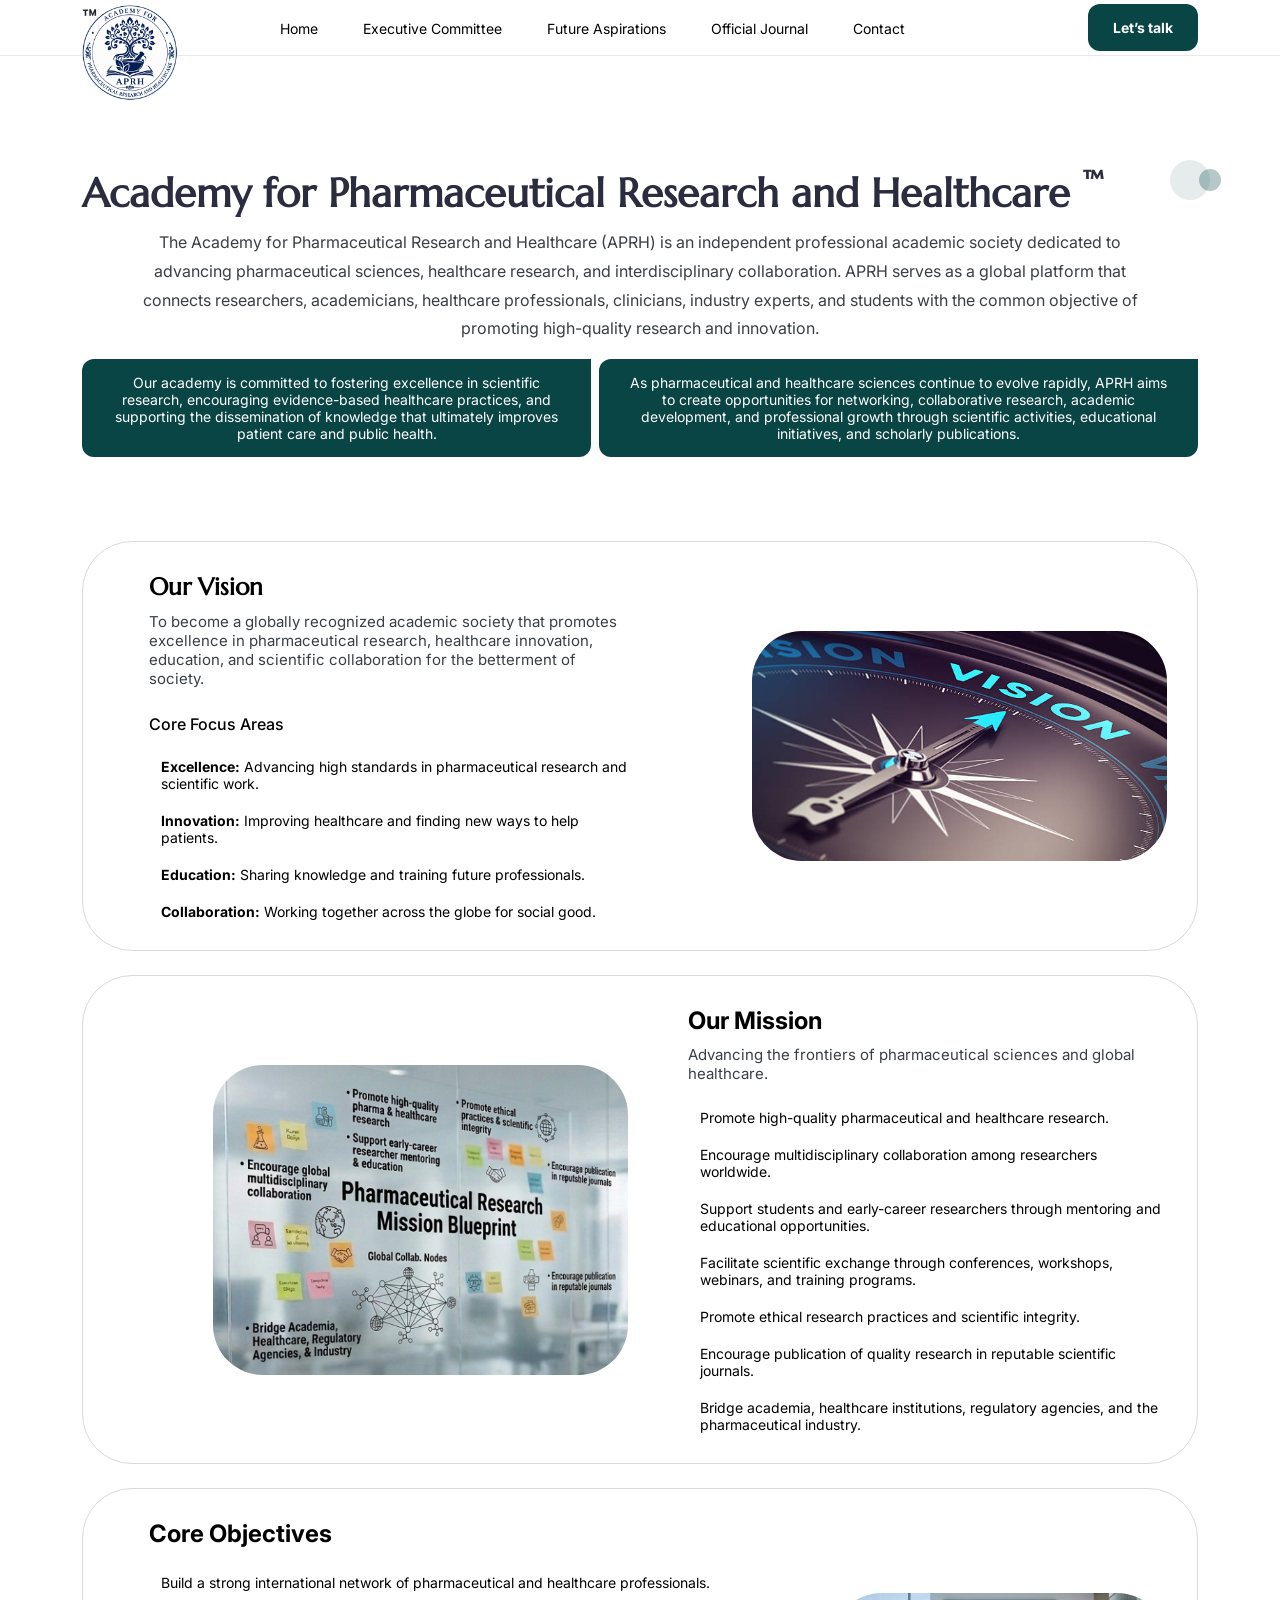
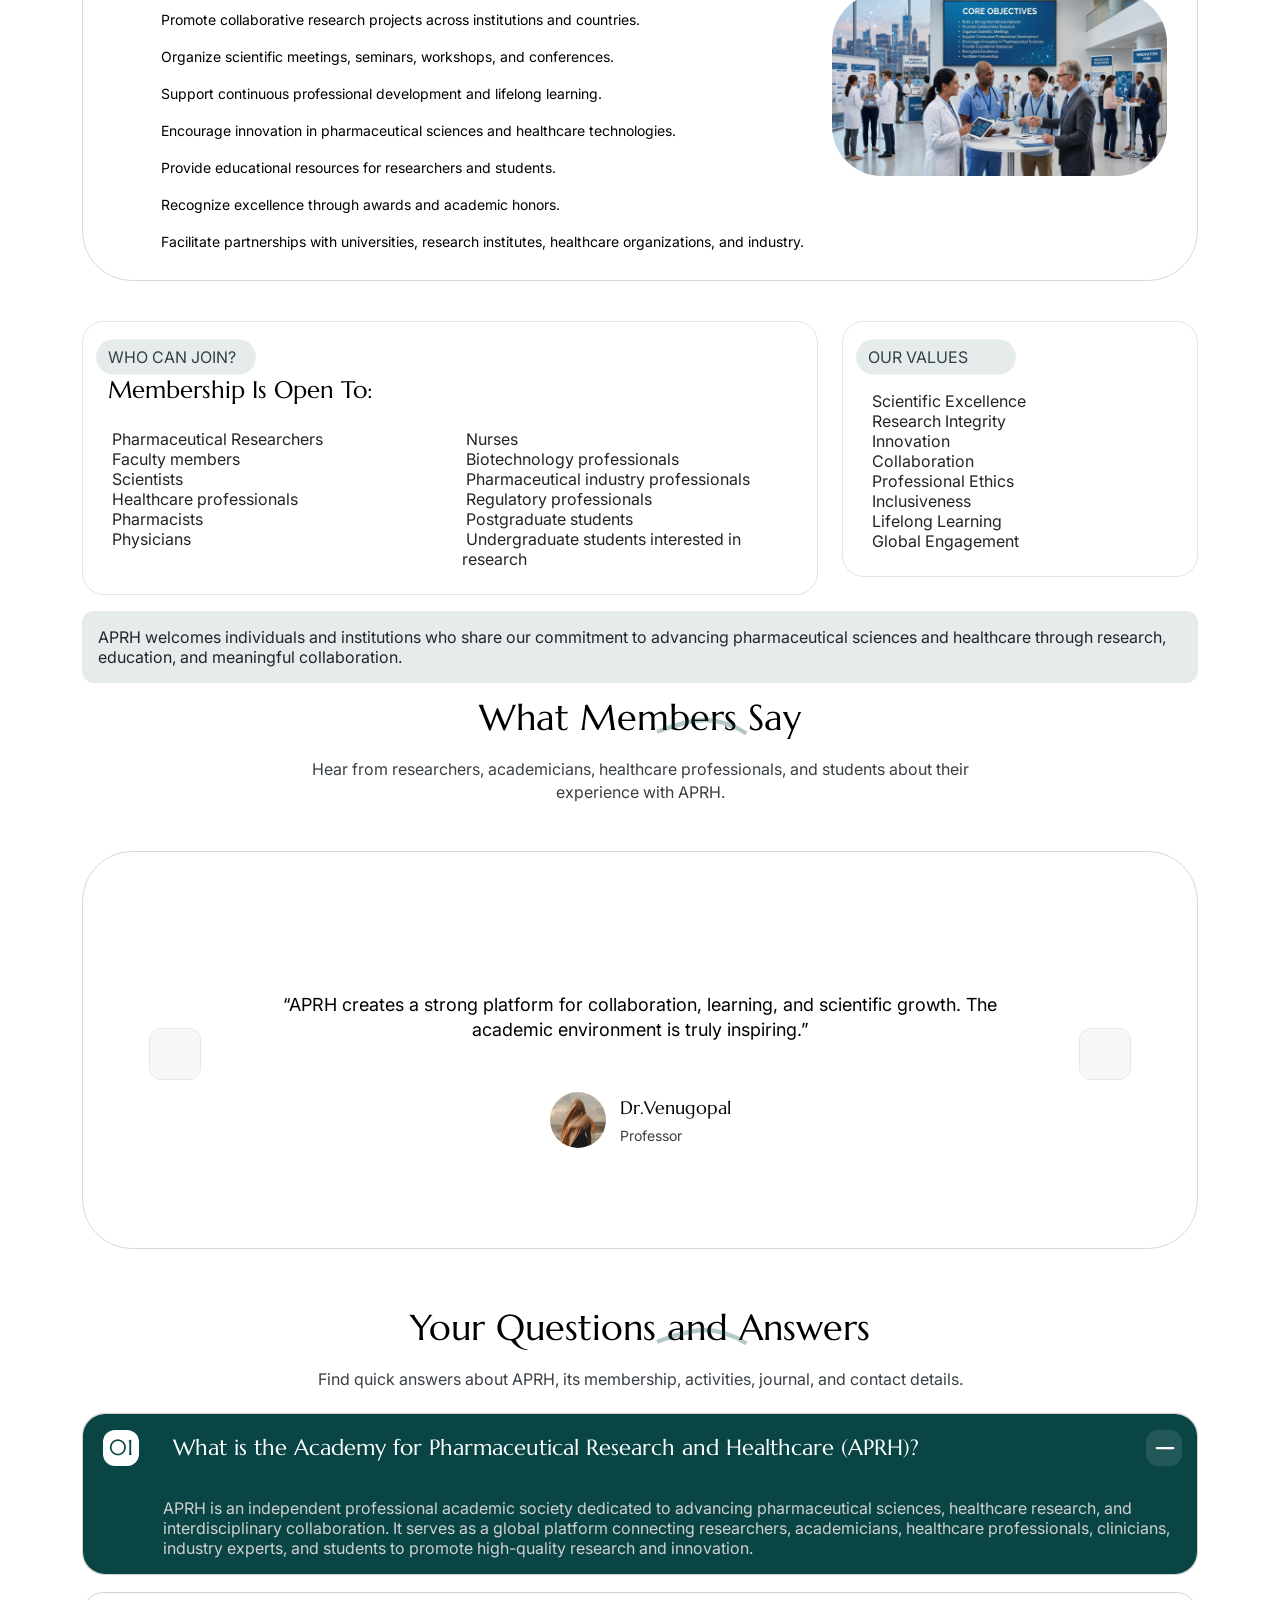
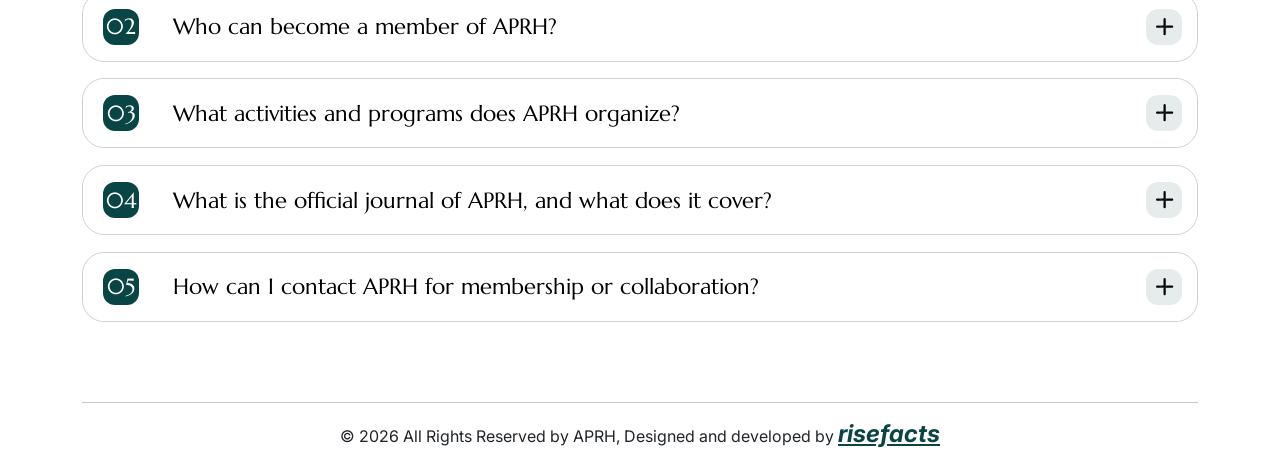
<file: index.html>
<!-- template top-->
<!DOCTYPE html>
<html lang="en">
	<head>
		<meta charset="UTF-8" />
		<meta http-equiv="X-UA-Compatible" content="IE=edge" />
		<meta name="viewport" content="width=device-width, initial-scale=1.0" />
		<!-- Title -->
		<title>APRH - Home</title>
		<!-- Favicon -->
		<link rel="shortcut icon" href="assets/images/logo/APRH.jpeg" />
		<!-- Apple touch icon -->
		<link rel="apple-touch-icon" href="assets/images/logo/fav.png" />
		<!-- swiper -->
		<link rel="stylesheet" href="assets/css/swiper-bundle.min.css" />
		<link rel="stylesheet" href="assets/css/animate.min.css" />
		<link rel="stylesheet" href="assets/css/splitting.css" />
		<link rel="stylesheet" href="assets/css/odometer.css" />
		<!-- icon  -->
		<script src="assets/js/iconify-icon.min.js"></script>
		<link rel="stylesheet" href="assets/css/bootstrap.min.css" />
		<link rel="stylesheet" href="assets/css/main.css" />
	</head>

	<body>
		<!--==================== Preloader Start ====================-->
		<div id="loading">
			<div id="loading-center">
				<div id="loading-center-absolute">
					<span class="loader"></span>
				</div>
			</div>
		</div>
		<!--==================== Preloader End ====================-->
	<!-- header -->
<header class="header" id="header">
	<div class="container">
		<div class="header-wrap">
			<!-- logo  -->
			<div class="logo d-flex align-items-center">
          <a href="index.html" class="d-inline-flex align-items-center">
            <img src="assets/images/logo/APRH.jpeg" alt="APRH Logo" class="me-2" />
            <span class="fw-bold text-dark fs-2">
              <sup>&trade;</sup>
            </span>
          </a>
        </div>

			<!-- menu  -->
			<div class="menu">
				<ul>
							<li><a href="index.html">Home</a></li>
							<li><a href="Executive_Committee.html">Executive Committee</a></li>
							<li><a href="Future_Aspirations.html">Future Aspirations</a></li>
					<li><a href="Official_Journal.html">Official Journal</a></li>
					<li><a href="Contact.html">Contact</a></li>
				</ul>
			</div>

			<!-- action  -->
			<div class="action">
				<a href="Contact.html" class="btn--primary fw-bold">Let’s talk</a>
				<button
					class="mobile-menu btn--outline"
					type="button"
					data-bs-toggle="offcanvas"
					data-bs-target="#mobile-canvas"
					aria-controls="mobile-canvas"
				>
					<iconify-icon icon="hugeicons:menu-square"></iconify-icon>
				</button>

				<div class="offcanvas offcanvas-start" tabindex="-1" id="mobile-canvas">
					<div class="offcanvas-header">
						<div class="logo">
							<a href="index.html">
								<img src="assets/images/logo/logo.png" alt="logo" />
							</a>
						</div>
						<button
							type="button"
							class="btn-close"
							data-bs-dismiss="offcanvas"
							aria-label="Close"
						></button>
					</div>
					<div class="offcanvas-body">
						<ul class="mobile-menu-list">
							<li><a href="index.html">Home</a></li>
							<li><a href="Executive_Committee.html">Executive Committee</a></li>
							<li><a href="Future_Aspirations.html">Future Aspirations</a></li>
					<li><a href="Official_Journal.html">Official Journal</a></li>
					<li><a href="Contact.html">Contact</a></li>
						</ul>
					</div>
				</div>
			</div>
		</div>
	</div>
</header>

<!-- banner -->
<section id="banner">
	<svg
		xmlns="http://www.w3.org/2000/svg"
		width="1920"
		height="1000"
		viewBox="0 200 1920 1000"
		fill="none"
		class="bg-svg"
	>
		<path
			class="animated-path"
			opacity="0.5"
			d="M0 431.886C324.511 582.962 753.423 776.786 647 390.483C540.242 2.96396 1058 361.964 1082.5 376.483C1109.5 392.483 1404.16 882.746 1425 271.983C1441.67 -216.628 1663.78 71.3971 1920 316.826"
			stroke="url(#paint0_linear_99_398)"
			stroke-width="11"
		/>
		<defs>
			<linearGradient
				id="paint0_linear_99_398"
				x1="-139.645"
				y1="268.754"
				x2="1934.52"
				y2="268.754"
				gradientUnits="userSpaceOnUse"
			>
				<stop offset="0.215" stop-color="#0A4545" />
				<stop offset="0.68" stop-color="white" stop-opacity="0" />
			</linearGradient>
		</defs>
	</svg>

	<style></style>

	<div class="container">
		<div class="row position-relative">
			<span class="circle-animate"></span>
			<div class="col-12">
				<div class="banner-content">
					<h3 class="banner-title wow animate__animated animate__fadeInUp">
					<span class="display-6 fw-bold">
						Academy for Pharmaceutical Research and Healthcare <sup>&trade;</sup>
					</span>
					</h3>
					<p
						class="banner-subtitle mb-3 wow animate__animated animate__fadeInUp"
						data-wow-delay="0.2s"
					>
						The Academy for Pharmaceutical Research and Healthcare (APRH) is an independent professional academic society dedicated to advancing pharmaceutical sciences, healthcare research, and interdisciplinary collaboration. APRH serves as a global platform that connects researchers, academicians, healthcare professionals, clinicians, industry experts, and students with the common objective of promoting high-quality research and innovation.
					</p>
				</div>
			</div>
		</div>

		<div class="row">
			<div class="col-12 wow animate__animated animate__fadeInUp">
				<div class="d-flex justify-content-end gap-2">
					<a class="btn--primary rounded-top-end-0" style="text-align: center;"
						>Our academy is committed to fostering excellence in scientific research, encouraging evidence-based healthcare practices, and supporting the dissemination of knowledge that ultimately improves patient care and public health.</a
					>
					<a class="btn--primary rounded-top-end-0" style="text-align: center;">As pharmaceutical and healthcare sciences continue to evolve rapidly, APRH aims to create opportunities for networking, collaborative research, academic development, and professional growth through scientific activities, educational initiatives, and scholarly publications.</a>
				</div>
			</div>
		</div>
	</div>
</section>

<!-- project -->
<section id="projects">
	<div class="container">
		<div
			class="project wow animate__animated animate__fadeInUp"
			data-wow-delay="0.1s"
		>
			<div class="row align-items-center gy-3">
				<div class="col-md-6">
					<div class="left">
						<div class="project-header">
							<h3 class="project-name">Our Vision</h3>
							<p class="project-desc">
								To become a globally recognized academic society that promotes excellence in pharmaceutical research, healthcare innovation, education, and scientific collaboration for the betterment of society.
							</p>
						</div>

						<div class="row">
							<div class="col-12">
								<p class="project-list-title">Core Focus Areas</p>
								<ul class="project-list">
									<li
										class="wow animate__animated animate__fadeInUp"
										data-wow-delay="0.1s"
									>
										<p class="project-list-item">
											<iconify-icon
												class="icon"
												icon="ic:twotone-check"
											></iconify-icon>
											<span><b>Excellence:</b> Advancing high standards in pharmaceutical research and scientific work.</span>
										</p>
									</li>
									<li
										class="wow animate__animated animate__fadeInUp"
										data-wow-delay="0.2s"
									>
										<p class="project-list-item">
											<iconify-icon
												class="icon"
												icon="ic:twotone-check"
											></iconify-icon>
											<span><b>Innovation:</b> Improving healthcare and finding new ways to help patients.</span>
										</p>
									</li>
									<li
										class="wow animate__animated animate__fadeInUp"
										data-wow-delay="0.3s"
									>
										<p class="project-list-item">
											<iconify-icon
												class="icon"
												icon="ic:twotone-check"
											></iconify-icon>
											<span><b>Education:</b> Sharing knowledge and training future professionals.</span>
										</p>
									</li>
									<li
										class="wow animate__animated animate__fadeInUp"
										data-wow-delay="0.4s"
									>
										<p class="project-list-item">
											<iconify-icon
												class="icon"
												icon="ic:twotone-check"
											></iconify-icon>
											<span><b>Collaboration:</b> Working together across the globe for social good. </span>
										</p>
									</li>
								</ul>
							</div>
						</div>
					</div>
				</div>
				<div class="col-md-6">
					<div class="project-image right">
						<img src="assets/images/project/1.jpg" alt="..." />
					</div>
				</div>
			</div>
		</div>
<div
	class="project wow animate__animated animate__fadeInUp"
	data-wow-delay="0.2s"
>
	<div class="row align-items-center gy-3 flex-row-reverse">
		<div class="col-md-6">
			<div class="left">
				<div class="project-header">
					<p class="project-name">Our Mission</p>
					<p class="project-desc">
						Advancing the frontiers of pharmaceutical sciences and global healthcare.
					</p>
				</div>

				<div class="row">
					<div class="col-12">
						<ul class="project-list">
							<li
								class="wow animate__animated animate__fadeInUp"
								data-wow-delay="0.1s"
							>
								<p class="project-list-item">
									<iconify-icon
										class="icon"
										icon="ic:twotone-check"
									></iconify-icon>
									<span>Promote high-quality pharmaceutical and healthcare research.</span>
								</p>
							</li>
							<li
								class="wow animate__animated animate__fadeInUp"
								data-wow-delay="0.2s"
							>
								<p class="project-list-item">
									<iconify-icon
										class="icon"
										icon="ic:twotone-check"
									></iconify-icon>
									<span>Encourage multidisciplinary collaboration among researchers worldwide.</span>
								</p>
							</li>
							<li
								class="wow animate__animated animate__fadeInUp"
								data-wow-delay="0.3s"
							>
								<p class="project-list-item">
									<iconify-icon
										class="icon"
										icon="ic:twotone-check"
									></iconify-icon>
									<span>Support students and early-career researchers through mentoring and educational opportunities.</span>
								</p>
							</li>
							<li
								class="wow animate__animated animate__fadeInUp"
								data-wow-delay="0.4s"
							>
								<p class="project-list-item">
									<iconify-icon
										class="icon"
										icon="ic:twotone-check"
									></iconify-icon>
									<span>Facilitate scientific exchange through conferences, workshops, webinars, and training programs.</span>
								</p>
							</li>
							<li
								class="wow animate__animated animate__fadeInUp"
								data-wow-delay="0.5s"
							>
								<p class="project-list-item">
									<iconify-icon
										class="icon"
										icon="ic:twotone-check"
									></iconify-icon>
									<span>Promote ethical research practices and scientific integrity.</span>
								</p>
							</li>
							<li
								class="wow animate__animated animate__fadeInUp"
								data-wow-delay="0.6s"
							>
								<p class="project-list-item">
									<iconify-icon
										class="icon"
										icon="ic:twotone-check"
									></iconify-icon>
									<span>Encourage publication of quality research in reputable scientific journals.</span>
								</p>
							</li>
							<li
								class="wow animate__animated animate__fadeInUp"
								data-wow-delay="0.7s"
							>
								<p class="project-list-item">
									<iconify-icon
										class="icon"
										icon="ic:twotone-check"
									></iconify-icon>
									<span>Bridge academia, healthcare institutions, regulatory agencies, and the pharmaceutical industry.</span>
								</p>
							</li>
						</ul>
					</div>
				</div>
			</div>
		</div>
		<div class="col-md-6">
			<div class="project-image right">
				<img src="assets/images/project/2.png" alt="Our Mission Image" />
			</div>
		</div>
	</div>
</div>

		<div
	class="project wow animate__animated animate__fadeInUp"
	data-wow-delay="0.2s"
>
	<div class="row align-items-center gy-3 flex-row-reverse">
		<div class="col-md-4">
			<div class="project-image right" style="margin-left:0;">
				<img src="assets/images/project/3.jpg" alt="Core Objectives Image" />
			</div>
		</div>
		<div class="col-md-8">
			<div class="left">
				<div class="project-header">
					<p class="project-name">Core Objectives</p>
				</div>
				<div class="row">
					<div class="col-12">
						<ul class="project-list">
							<li
								class="wow animate__animated animate__fadeInUp"
								data-wow-delay="0.1s"
							>
								<p class="project-list-item">
									<iconify-icon
										class="icon"
										icon="ic:twotone-check"
									></iconify-icon>
									<span>Build a strong international network of pharmaceutical and healthcare professionals.</span>
								</p>
							</li>
							<li
								class="wow animate__animated animate__fadeInUp"
								data-wow-delay="0.2s"
							>
								<p class="project-list-item">
									<iconify-icon
										class="icon"
										icon="ic:twotone-check"
									></iconify-icon>
									<span>Promote collaborative research projects across institutions and countries.</span>
								</p>
							</li>
							<li
								class="wow animate__animated animate__fadeInUp"
								data-wow-delay="0.3s"
							>
								<p class="project-list-item">
									<iconify-icon
										class="icon"
										icon="ic:twotone-check"
									></iconify-icon>
									<span>Organize scientific meetings, seminars, workshops, and conferences.</span>
								</p>
							</li>
							<li
								class="wow animate__animated animate__fadeInUp"
								data-wow-delay="0.4s"
							>
								<p class="project-list-item">
									<iconify-icon
										class="icon"
										icon="ic:twotone-check"
									></iconify-icon>
									<span>Support continuous professional development and lifelong learning.</span>
								</p>
							</li>
							<li
								class="wow animate__animated animate__fadeInUp"
								data-wow-delay="0.5s"
							>
								<p class="project-list-item">
									<iconify-icon
										class="icon"
										icon="ic:twotone-check"
									></iconify-icon>
									<span>Encourage innovation in pharmaceutical sciences and healthcare technologies.</span>
								</p>
							</li>
							<li
								class="wow animate__animated animate__fadeInUp"
								data-wow-delay="0.6s"
							>
								<p class="project-list-item">
									<iconify-icon
										class="icon"
										icon="ic:twotone-check"
									></iconify-icon>
									<span>Provide educational resources for researchers and students.</span>
								</p>
							</li>
							<li
								class="wow animate__animated animate__fadeInUp"
								data-wow-delay="0.7s"
							>
								<p class="project-list-item">
									<iconify-icon
										class="icon"
										icon="ic:twotone-check"
									></iconify-icon>
									<span>Recognize excellence through awards and academic honors.</span>
								</p>
							</li>
							<li
								class="wow animate__animated animate__fadeInUp"
								data-wow-delay="0.8s"
							>
								<p class="project-list-item">
									<iconify-icon
										class="icon"
										icon="ic:twotone-check"
									></iconify-icon>
									<span>Facilitate partnerships with universities, research institutes, healthcare organizations, and industry.</span>
								</p>
							</li>
						</ul>
					</div>
				</div>
			</div>
		</div>
	</div>
</div>

	</div>
</section>

<!-- explore service  -->
<section id="explore-service">
	<div class="container">
		<div class="row gy-4 mb-1">
			<div class="col-sm-12 col-lg-8 wow animate__animated animate__fadeInUp" data-wow-delay="0.2s">
				<div class="service-wrap">
					<div class="service-action mb-2">
						<a class="link">
							<span>Who Can Join?</span>
						</a>
					</div>
					<div class="service-content">
						<h3 class="title">Membership is open to:</h3>
						<div class="row">
						<div class="col-lg-6 col-sm-12">
							<p class="desc">
								<ul class="project-list">
								<li class="wow animate__animated animate__fadeInUp" data-wow-delay="0.1s" style="visibility: visible; animation-delay: 0.1s; animation-name: fadeInUp;">
									<p class="project-list-item">
										<iconify-icon class="icon" icon="ic:twotone-check"></iconify-icon>
										<span>Pharmaceutical Researchers</span>
									</p>
								</li>
								<li class="wow animate__animated animate__fadeInUp" data-wow-delay="0.2s" style="visibility: visible; animation-delay: 0.2s; animation-name: fadeInUp;">
									<p class="project-list-item">
										<iconify-icon class="icon" icon="ic:twotone-check"></iconify-icon>
										<span>Faculty members</span>
									</p>
								</li>
								<li class="wow animate__animated animate__fadeInUp" data-wow-delay="0.3s" style="visibility: visible; animation-delay: 0.3s; animation-name: fadeInUp;">
									<p class="project-list-item">
										<iconify-icon class="icon" icon="ic:twotone-check"></iconify-icon>
										<span>Scientists</span>
									</p>
								</li>
								<li class="wow animate__animated animate__fadeInUp" data-wow-delay="0.4s" style="visibility: visible; animation-delay: 0.4s; animation-name: fadeInUp;">
									<p class="project-list-item">
										<iconify-icon class="icon" icon="ic:twotone-check"></iconify-icon>
										<span>Healthcare professionals</span>
									</p>
								</li>
								<li class="wow animate__animated animate__fadeInUp" data-wow-delay="0.5s" style="visibility: visible; animation-delay: 0.5s; animation-name: fadeInUp;">
									<p class="project-list-item">
										<iconify-icon class="icon" icon="ic:twotone-check"></iconify-icon>
										<span>Pharmacists</span>
									</p>
								</li>
								<li class="wow animate__animated animate__fadeInUp" data-wow-delay="0.6s" style="visibility: visible; animation-delay: 0.6s; animation-name: fadeInUp;">
									<p class="project-list-item">
										<iconify-icon class="icon" icon="ic:twotone-check"></iconify-icon>
										<span>Physicians</span>
									</p>
								</li>
								</ul>
							</p>
						</div>
						<div class="col-lg-6 col-sm-12">
							<p class="desc">
								<ul class="project-list">
								<li class="wow animate__animated animate__fadeInUp" data-wow-delay="0.7s" style="visibility: visible; animation-delay: 0.7s; animation-name: fadeInUp;">
									<p class="project-list-item">
										<iconify-icon class="icon" icon="ic:twotone-check"></iconify-icon>
										<span>Nurses</span>
									</p>
								</li>
								<li class="wow animate__animated animate__fadeInUp" data-wow-delay="0.8s" style="visibility: visible; animation-delay: 0.8s; animation-name: fadeInUp;">
									<p class="project-list-item">
										<iconify-icon class="icon" icon="ic:twotone-check"></iconify-icon>
										<span>Biotechnology professionals</span>
									</p>
								</li>
								<li class="wow animate__animated animate__fadeInUp" data-wow-delay="0.9s" style="visibility: visible; animation-delay: 0.9s; animation-name: fadeInUp;">
									<p class="project-list-item">
										<iconify-icon class="icon" icon="ic:twotone-check"></iconify-icon>
										<span>Pharmaceutical industry professionals</span>
									</p>
								</li>
								<li class="wow animate__animated animate__fadeInUp" data-wow-delay="1.0s" style="visibility: visible; animation-delay: 1.0s; animation-name: fadeInUp;">
									<p class="project-list-item">
										<iconify-icon class="icon" icon="ic:twotone-check"></iconify-icon>
										<span>Regulatory professionals</span>
									</p>
								</li>
								<li class="wow animate__animated animate__fadeInUp" data-wow-delay="1.1s" style="visibility: visible; animation-delay: 1.1s; animation-name: fadeInUp;">
									<p class="project-list-item">
										<iconify-icon class="icon" icon="ic:twotone-check"></iconify-icon>
										<span>Postgraduate students</span>
									</p>
								</li>
								<li class="wow animate__animated animate__fadeInUp" data-wow-delay="1.2s" style="visibility: visible; animation-delay: 1.2s; animation-name: fadeInUp;">
									<p class="project-list-item">
										<iconify-icon class="icon" icon="ic:twotone-check"></iconify-icon>
										<span>Undergraduate students interested in research</span>
									</p>
								</li>
								</ul>
							</p>
						</div>
						</div>
					</div>
				</div>
			</div>
			<div class="col-sm-12 col-lg-4 wow animate__animated animate__fadeInUp" data-wow-delay="0.2s">
				<div class="service-wrap">
					<div class="service-action mb-4">
						<a class="link">
							<span>Our values</span>
						</a>
					</div>
					<div class="service-content">
						<p class="desc">
							<ul class="project-list">
							<li class="wow animate__animated animate__fadeInUp" data-wow-delay="0.1s" style="visibility: visible; animation-delay: 0.1s; animation-name: fadeInUp;">
								<p class="project-list-item">
									<iconify-icon class="icon" icon="ic:twotone-check"></iconify-icon>
									<span>Scientific Excellence</span>
								</p>
							</li>
							<li class="wow animate__animated animate__fadeInUp" data-wow-delay="0.2s" style="visibility: visible; animation-delay: 0.2s; animation-name: fadeInUp;">
								<p class="project-list-item">
									<iconify-icon class="icon" icon="ic:twotone-check"></iconify-icon>
									<span>Research Integrity</span>
								</p>
							</li>
							<li class="wow animate__animated animate__fadeInUp" data-wow-delay="0.3s" style="visibility: visible; animation-delay: 0.3s; animation-name: fadeInUp;">
								<p class="project-list-item">
									<iconify-icon class="icon" icon="ic:twotone-check"></iconify-icon>
									<span>Innovation</span>
								</p>
							</li>
							<li class="wow animate__animated animate__fadeInUp" data-wow-delay="0.4s" style="visibility: visible; animation-delay: 0.4s; animation-name: fadeInUp;">
								<p class="project-list-item">
									<iconify-icon class="icon" icon="ic:twotone-check"></iconify-icon>
									<span>Collaboration</span>
								</p>
							</li>
							<li class="wow animate__animated animate__fadeInUp" data-wow-delay="0.5s" style="visibility: visible; animation-delay: 0.5s; animation-name: fadeInUp;">
								<p class="project-list-item">
									<iconify-icon class="icon" icon="ic:twotone-check"></iconify-icon>
									<span>Professional Ethics</span>
								</p>
							</li>
							<li class="wow animate__animated animate__fadeInUp" data-wow-delay="0.6s" style="visibility: visible; animation-delay: 0.6s; animation-name: fadeInUp;">
								<p class="project-list-item">
									<iconify-icon class="icon" icon="ic:twotone-check"></iconify-icon>
									<span>Inclusiveness</span>
								</p>
							</li>
							<li class="wow animate__animated animate__fadeInUp" data-wow-delay="0.7s" style="visibility: visible; animation-delay: 0.7s; animation-name: fadeInUp;">
								<p class="project-list-item">
									<iconify-icon class="icon" icon="ic:twotone-check"></iconify-icon>
									<span>Lifelong Learning</span>
								</p>
							</li>
							<li class="wow animate__animated animate__fadeInUp" data-wow-delay="0.8s" style="visibility: visible; animation-delay: 0.8s; animation-name: fadeInUp;">
								<p class="project-list-item">
									<iconify-icon class="icon" icon="ic:twotone-check"></iconify-icon>
									<span>Global Engagement</span>
								</p>
							</li>
						</ul>
						</p>
					</div>
				</div>
			</div>
		</div>
		<div class="row wow animate__animated animate__fadeInUp mt-3"
			data-wow-delay="2s">
			<div class="col-12">
				<p class="contact-alert">
					APRH welcomes individuals and institutions who share our commitment to advancing pharmaceutical sciences and healthcare through research, education, and meaningful collaboration.
				</p>
			</div>
		</div>
	</div>
</section>

<!-- testimonial -->
<section id="testimonial" class="py-2">
	<div class="container">
		<div class="row justify-content-center">
			<div class="col-lg-8 wow animate__animated animate__fadeInUp">
				<div class="section-header text-center mb-5">
					<h1 class="section-title">
						What Members Say
						<img
							class="bar-line"
							src="assets/images/icon/bar-line.svg"
							alt="..."
						/>
					</h1>
					<p class="section-subtitle">
						Hear from researchers, academicians, healthcare professionals, and students about their experience with APRH.
					</p>
				</div>
			</div>
		</div>

		<div class="row">
			<div class="col-12 wow animate__animated animate__fadeInUp">
				<div class="swiper mySwiper">
					<div class="swiper-wrapper">

						<div class="testimonial-wrap swiper-slide">
							<div class="icon mb-3">
								<iconify-icon icon="mynaui:star-solid"></iconify-icon>
								<iconify-icon icon="mynaui:star-solid"></iconify-icon>
								<iconify-icon icon="mynaui:star-solid"></iconify-icon>
								<iconify-icon icon="mynaui:star-solid"></iconify-icon>
								<iconify-icon icon="mynaui:star-solid"></iconify-icon>
							</div>
							<div class="quote-wrap">
								<p class="quote">
									“APRH creates a strong platform for collaboration, learning, and scientific growth. The academic environment is truly inspiring.”
								</p>
							</div>
							<div class="author">
								<div class="author-img">
									<img src="assets/images/testimonial/1.jpg" alt="Member testimonial" class="img-fluid rounded-circle" />
								</div>
								<div class="author-info">
									<h6 class="author-name">Dr.Venugopal</h6>
									<p class="author-position">
										Professor
									</p>
								</div>
							</div>
						</div>

						<div class="testimonial-wrap swiper-slide">
							<div class="icon mb-3">
								<iconify-icon icon="mynaui:star-solid"></iconify-icon>
								<iconify-icon icon="mynaui:star-solid"></iconify-icon>
								<iconify-icon icon="mynaui:star-solid"></iconify-icon>
								<iconify-icon icon="mynaui:star-solid"></iconify-icon>
								<iconify-icon icon="mynaui:star-solid"></iconify-icon>
							</div>
							<div class="quote-wrap">
								<p class="quote">
									“Through APRH, I found valuable opportunities for research networking, webinars, and knowledge sharing with experts across different fields.”
								</p>
							</div>
							<div class="author">
								<div class="author-img">
									<img src="assets/images/testimonial/1.jpg" alt="Member testimonial" class="img-fluid rounded-circle" />
								</div>
								<div class="author-info">
									<h6 class="author-name">Dr. Kalpana</h6>
									<p class="author-position">
										Researcher
									</p>
								</div>
							</div>
						</div>

						<div class="testimonial-wrap swiper-slide">
							<div class="icon mb-3">
								<iconify-icon icon="mynaui:star-solid"></iconify-icon>
								<iconify-icon icon="mynaui:star-solid"></iconify-icon>
								<iconify-icon icon="mynaui:star-solid"></iconify-icon>
								<iconify-icon icon="mynaui:star-solid"></iconify-icon>
								<iconify-icon icon="mynaui:star-solid"></iconify-icon>
							</div>
							<div class="quote-wrap">
								<p class="quote">
									“APRH is an excellent initiative for students and early-career professionals who want to learn, connect, and contribute to healthcare research.”
								</p>
							</div>
							<div class="author">
								<div class="author-img">
									<img src="assets/images/testimonial/1.jpg" alt="Member testimonial" class="img-fluid rounded-circle" />
								</div>
								<div class="author-info">
									<h6 class="author-name">Dr. Rajasekhar</h6>
									<p class="author-position">
										Student / Young Researcher
									</p>
								</div>
							</div>
						</div>

					</div>

					<div class="swiper-button-next btn--link-icon">
						<iconify-icon icon="solar:arrow-right-outline"></iconify-icon>
					</div>
					<div class="swiper-button-prev btn--link-icon">
						<iconify-icon icon="solar:arrow-left-outline"></iconify-icon>
					</div>

					<div class="swiper-pagination mt-4"></div>
				</div>
			</div>
		</div>
	</div>
</section>
<!-- testimonial -->

<!-- faq  -->
<section id="faq" class="py-5">
	<div class="container">
		<div class="row justify-content-center">
			<div class="col-xxl-10">
				<div class="row justify-content-center section-top">
					<div class="col-lg-8 wow animate__animated animate__fadeInUp">
						<div class="section-header text-center mb-1">
							<h1 class="section-title">
								Your Questions and Answers
								<img
									class="bar-line"
									src="assets/images/icon/bar-line.svg"
									alt="..."
								/>
							</h1>
							<p class="section-subtitle">
								Find quick answers about APRH, its membership, activities, journal, and contact details.
							</p>
						</div>
					</div>
				</div>

				<div class="row">
					<div class="col-12">
						<div class="faq-wrap">
							<div class="accordion" id="accordionFaq">

								<div class="accordion-item wow animate__animated animate__fadeInUp mb-3" data-wow-delay="0.1s">
									<h2 class="accordion-header" id="headingOne">
										<button
											class="accordion-button"
											type="button"
											data-bs-toggle="collapse"
											data-bs-target="#collapseOne"
											aria-expanded="true"
											aria-controls="collapseOne"
										>
											<span class="accordion-number me-3">01</span>
											<span>What is the Academy for Pharmaceutical Research and Healthcare (APRH)?</span>
										</button>
									</h2>
									<div
										id="collapseOne"
										class="accordion-collapse collapse show"
										aria-labelledby="headingOne"
										data-bs-parent="#accordionFaq"
									>
										<div class="accordion-body">
											APRH is an independent professional academic society dedicated to advancing pharmaceutical sciences, healthcare research, and interdisciplinary collaboration. It serves as a global platform connecting researchers, academicians, healthcare professionals, clinicians, industry experts, and students to promote high-quality research and innovation.
										</div>
									</div>
								</div>

								<div class="accordion-item wow animate__animated animate__fadeInUp mb-3" data-wow-delay="0.2s">
									<h2 class="accordion-header" id="headingTwo">
										<button
											class="accordion-button collapsed"
											type="button"
											data-bs-toggle="collapse"
											data-bs-target="#collapseTwo"
											aria-expanded="false"
											aria-controls="collapseTwo"
										>
											<span class="accordion-number me-3">02</span>
											<span>Who can become a member of APRH?</span>
										</button>
									</h2>
									<div
										id="collapseTwo"
										class="accordion-collapse collapse"
										aria-labelledby="headingTwo"
										data-bs-parent="#accordionFaq"
									>
										<div class="accordion-body">
											Membership is open to pharmaceutical researchers, faculty members, scientists, healthcare professionals, pharmacists, physicians, nurses, biotechnology professionals, pharmaceutical industry professionals, regulatory professionals, postgraduate students, and undergraduate students interested in research.
										</div>
									</div>
								</div>

								<div class="accordion-item wow animate__animated animate__fadeInUp mb-3" data-wow-delay="0.3s">
									<h2 class="accordion-header" id="headingThree">
										<button
											class="accordion-button collapsed"
											type="button"
											data-bs-toggle="collapse"
											data-bs-target="#collapseThree"
											aria-expanded="false"
											aria-controls="collapseThree"
										>
											<span class="accordion-number me-3">03</span>
											<span>What activities and programs does APRH organize?</span>
										</button>
									</h2>
									<div
										id="collapseThree"
										class="accordion-collapse collapse"
										aria-labelledby="headingThree"
										data-bs-parent="#accordionFaq"
									>
										<div class="accordion-body">
											APRH organizes scientific meetings, seminars, workshops, conferences, webinars, training programs, educational initiatives, professional development activities, and collaborative research opportunities. It also supports awards, honors, and knowledge-sharing programs.
										</div>
									</div>
								</div>

								<div class="accordion-item wow animate__animated animate__fadeInUp mb-3" data-wow-delay="0.4s">
									<h2 class="accordion-header" id="headingFour">
										<button
											class="accordion-button collapsed"
											type="button"
											data-bs-toggle="collapse"
											data-bs-target="#collapseFour"
											aria-expanded="false"
											aria-controls="collapseFour"
										>
											<span class="accordion-number me-3">04</span>
											<span>What is the official journal of APRH, and what does it cover?</span>
										</button>
									</h2>
									<div
										id="collapseFour"
										class="accordion-collapse collapse"
										aria-labelledby="headingFour"
										data-bs-parent="#accordionFaq"
									>
										<div class="accordion-body">
											The official journal is the Asian Journal of Pharmaceutical Research and Healthcare (AJPRHC), published by Wolters Kluwer – Medknow. It is a peer-reviewed international journal covering pharmacology, clinical pharmacy, pharmaceutics, pharmaceutical chemistry, pharmacognosy, pharmacovigilance, regulatory affairs, clinical research, drug discovery, biotechnology, public health, hospital pharmacy, healthcare management, precision medicine, drug safety, toxicology, and translational research.
										</div>
									</div>
								</div>

								<div class="accordion-item wow animate__animated animate__fadeInUp" data-wow-delay="0.5s">
									<h2 class="accordion-header" id="headingFive">
										<button
											class="accordion-button collapsed"
											type="button"
											data-bs-toggle="collapse"
											data-bs-target="#collapseFive"
											aria-expanded="false"
											aria-controls="collapseFive"
										>
											<span class="accordion-number me-3">05</span>
											<span>How can I contact APRH for membership or collaboration?</span>
										</button>
									</h2>
									<div
										id="collapseFive"
										class="accordion-collapse collapse"
										aria-labelledby="headingFive"
										data-bs-parent="#accordionFaq"
									>
										<div class="accordion-body">
											You can contact APRH by email at info@aprh.org or aprh.org@gmail.com. The official website is www.aprh.org, and the office address is Vuda Apartments, HB Colony, Visakhapatnam, Andhra Pradesh, India, Pin code: 530022.
										</div>
									</div>
								</div>

							</div>
						</div>
					</div>
				</div>
			</div>
		</div>
	</div>
</section>

<section id="contact" class="pt-3">
	<div class="container">
		<hr>
		<div class="row justify-content-center wow animate__animated animate__zoomIn">
			<p class="text-center">
  &copy; <span id="year"></span> All Rights Reserved by APRH, Designed and developed by
  <a href="https://risefacts.com/Founder" class="text-primary fs-4" target="_blank" rel="noopener">
    <b><i class="wow animate__animated animate__pulse animate__infinite"><u>risefacts</u></i></b>
  </a>
</p>
		</div>
	</div>
</section>

<!-- template bottom -->
<!-- Jquery js -->
<script src="assets/js/jquery-3.7.1.min.js"></script>
<!-- Bootstrap Js -->
<script src="assets/js/bootstrap.bundle.min.js"></script>
<!-- swiper Js -->
<script src="assets/js/swiper-bundle.min.js"></script>
<script src="assets/js/odometer.min.js"></script>
<script src="assets/js/splitting.min.js"></script>
<script src="assets/js/wow.min.js"></script>
<script src="assets/js/jquery.appear.min.js"></script>
<!-- main js -->
<script src="assets/js/main.js"></script>
<script>
  document.getElementById("year").textContent = new Date().getFullYear();
</script>
</body>

</html>
</file>
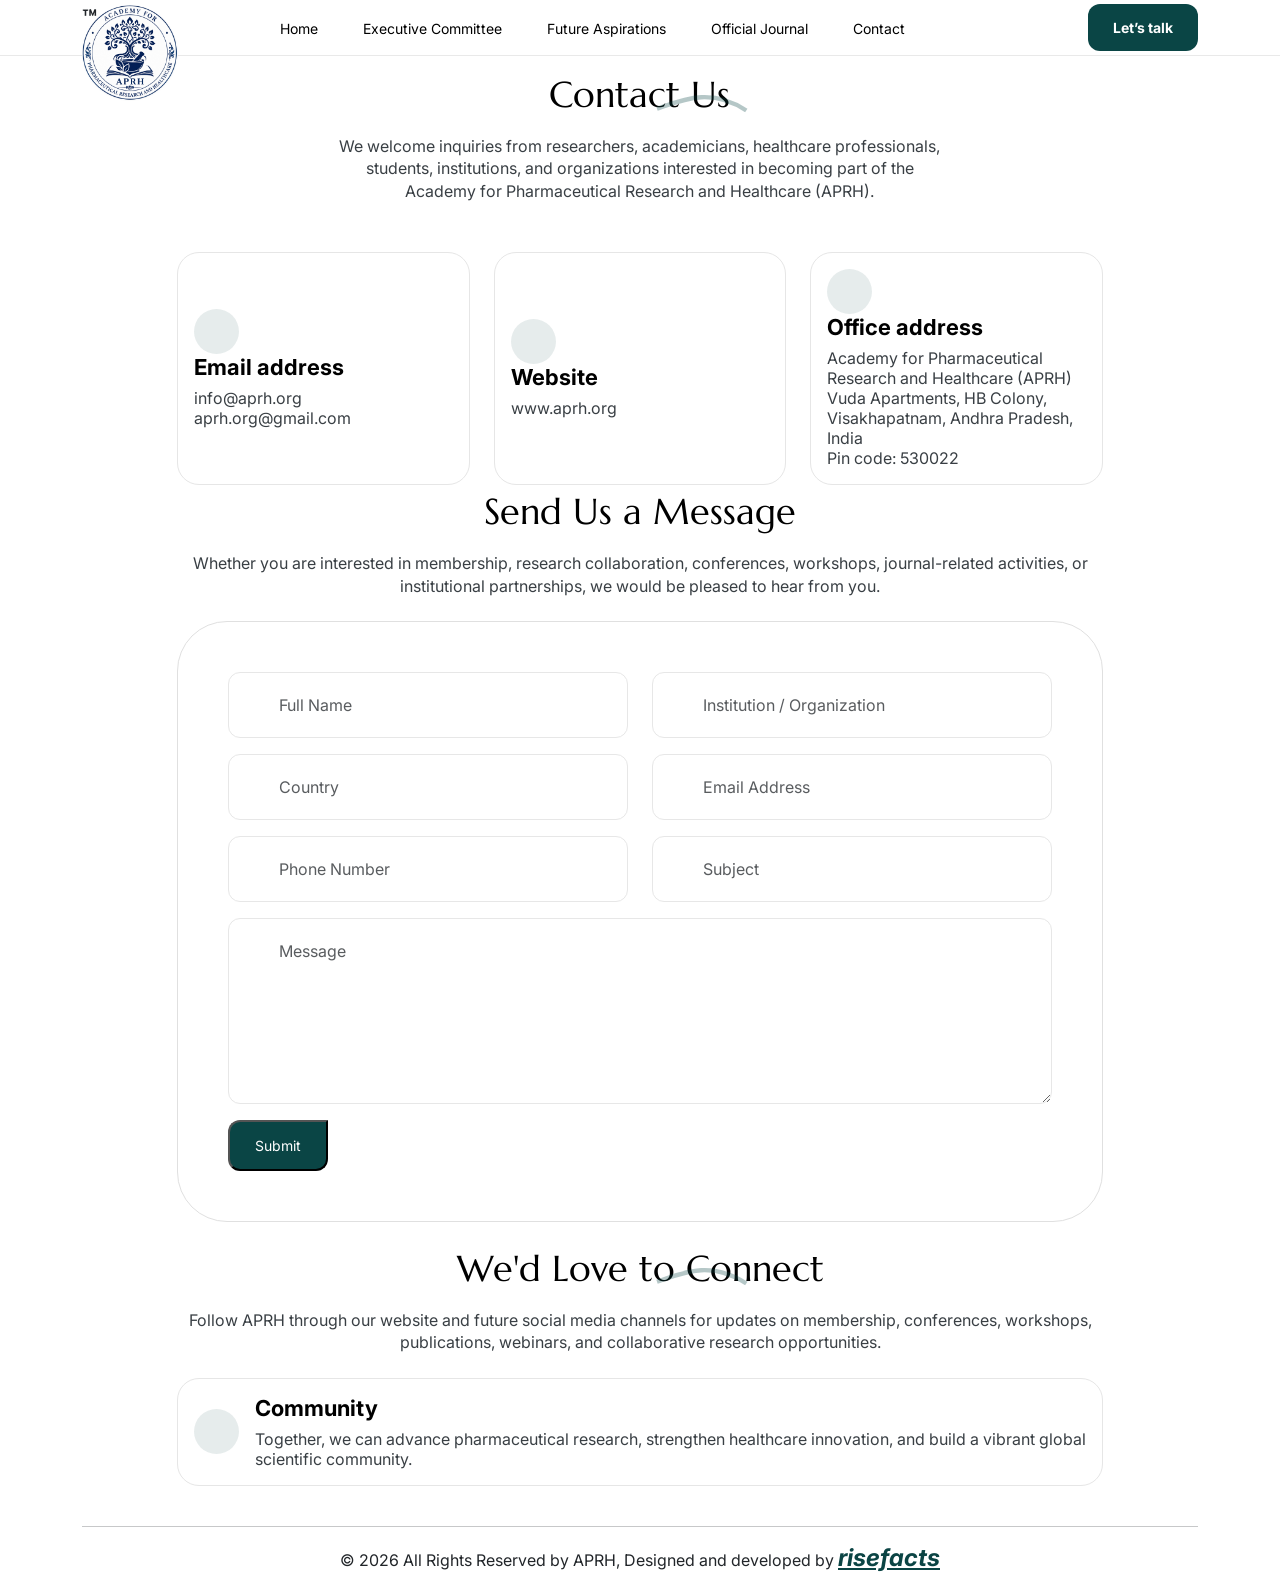
<file: Contact.html>
<!-- template top-->
<!DOCTYPE html>
<html lang="en">
	<head>
		<meta charset="UTF-8" />
		<meta http-equiv="X-UA-Compatible" content="IE=edge" />
		<meta name="viewport" content="width=device-width, initial-scale=1.0" />
		<!-- Title -->
		<title>APRH - Contact</title>
		<!-- Favicon -->
		<link rel="shortcut icon" href="assets/images/logo/APRH.jpeg" />
		<!-- Apple touch icon -->
		<link rel="apple-touch-icon" href="assets/images/logo/fav.png" />
		<!-- swiper -->
		<link rel="stylesheet" href="assets/css/swiper-bundle.min.css" />
		<link rel="stylesheet" href="assets/css/animate.min.css" />
		<link rel="stylesheet" href="assets/css/splitting.css" />
		<link rel="stylesheet" href="assets/css/odometer.css" />
		<!-- icon  -->
		<script src="assets/js/iconify-icon.min.js"></script>
		<link rel="stylesheet" href="assets/css/bootstrap.min.css" />
		<link rel="stylesheet" href="assets/css/main.css" />
	</head>

	<body>
		<!--==================== Preloader Start ====================-->
		<div id="loading">
			<div id="loading-center">
				<div id="loading-center-absolute">
					<span class="loader"></span>
				</div>
			</div>
		</div>
		<!--==================== Preloader End ====================-->

	<!-- header -->
<header class="header" id="header">
	<div class="container">
		<div class="header-wrap">
			<!-- logo  -->
			<div class="logo d-flex align-items-center">
          <a href="index.html" class="d-inline-flex align-items-center">
            <img src="assets/images/logo/APRH.jpeg" alt="APRH Logo" class="me-2" />
            <span class="fw-bold text-dark fs-2">
              <sup>&trade;</sup>
            </span>
          </a>
        </div>

			<!-- menu  -->
			<div class="menu">
				<ul>
							<li><a href="index.html">Home</a></li>
							<li><a href="Executive_Committee.html">Executive Committee</a></li>
							<li><a href="Future_Aspirations.html">Future Aspirations</a></li>
					<li><a href="Official_Journal.html">Official Journal</a></li>
					<li><a href="Contact.html">Contact</a></li>
				</ul>
			</div>

			<!-- action  -->
			<div class="action">
				<a href="Contact.html" class="btn--primary fw-bold">Let’s talk</a>
				<button
					class="mobile-menu btn--outline"
					type="button"
					data-bs-toggle="offcanvas"
					data-bs-target="#mobile-canvas"
					aria-controls="mobile-canvas"
				>
					<iconify-icon icon="hugeicons:menu-square"></iconify-icon>
				</button>

				<div class="offcanvas offcanvas-start" tabindex="-1" id="mobile-canvas">
					<div class="offcanvas-header">
						<div class="logo">
							<a href="index.html">
								<img src="assets/images/logo/logo.png" alt="logo" />
							</a>
						</div>
						<button
							type="button"
							class="btn-close"
							data-bs-dismiss="offcanvas"
							aria-label="Close"
						></button>
					</div>
					<div class="offcanvas-body">
						<ul class="mobile-menu-list">
							<li><a href="index.html">Home</a></li>
							<li><a href="Executive_Committee.html">Executive Committee</a></li>
							<li><a href="Future_Aspirations.html">Future Aspirations</a></li>
					<li><a href="Official_Journal.html">Official Journal</a></li>
					<li><a href="Contact.html">Contact</a></li>
						</ul>
					</div>
				</div>
			</div>
		</div>
	</div>
</header>

<!-- contact -->
<section id="contact" class="pt-3">
	<div class="container">
		<div class="row justify-content-center">
			<div class="col-xl-10">
				<div class="row justify-content-center section-top">
					<div class="col-lg-8 wow animate__animated animate__fadeInUp">
						<div class="section-header text-center">
							<h1 class="section-title">
								Contact Us
								<img
									class="bar-line"
									src="assets/images/icon/bar-line.svg"
									alt="..."
								/>
							</h1>
							<p class="section-subtitle">
								We welcome inquiries from researchers, academicians, healthcare professionals, students, institutions, and organizations interested in becoming part of the Academy for Pharmaceutical Research and Healthcare (APRH).
							</p>
						</div>
					</div>
				</div>

				<div class="row gy-3 justify-content-center mb-1">
					<div class="col-md-6 col-lg-4 wow animate__animated animate__fadeInUp">
						<div class="contact-info h-100">
							<div class="details">
							<div class="icon">
								<iconify-icon icon="material-symbols:mail"></iconify-icon>
							</div>
								<p class="title">Email address</p>
								<a href="mailto:info@aprh.org" class="desc">info@aprh.org</a><br />
								<a href="mailto:aprh.org@gmail.com" class="desc">aprh.org@gmail.com</a>
							</div>
						</div>
					</div>

					<div class="col-md-6 col-lg-4 wow animate__animated animate__fadeInUp" data-wow-delay="0.2s">
						<div class="contact-info h-100">
							<div class="details">
							<div class="icon">
								<iconify-icon icon="mdi:web"></iconify-icon>
							</div>
								<p class="title">Website</p>
								<a href="https://www.aprh.org" target="_blank" rel="noopener" class="desc">
									www.aprh.org
								</a>
							</div>
						</div>
					</div>

					<div class="col-md-6 col-lg-4 wow animate__animated animate__fadeInUp" data-wow-delay="0.6s">
						<div class="contact-info h-100">
							<div class="details">
							<div class="icon">
								<iconify-icon icon="material-symbols:location-on"></iconify-icon>
							</div>
								<p class="title">Office address</p>
								<p class="desc mb-0">
									Academy for Pharmaceutical Research and Healthcare (APRH)<br />
									Vuda Apartments, HB Colony,<br />
									Visakhapatnam, Andhra Pradesh, India<br />
									Pin code: 530022
								</p>
							</div>
						</div>
					</div>
				</div>

				<div class="row gy-4 align-items-stretch">
					<div class="col-lg-12 wow animate__animated animate__fadeInUp">
						<div class="section-header mb-4">
							<h2 class="section-title">
								Send Us a Message
							</h2>
							<p class="section-subtitle">
								Whether you are interested in membership, research collaboration, conferences, workshops, journal-related activities, or institutional partnerships, we would be pleased to hear from you.
							</p>
						</div>

						<form class="contact-form">
							<div class="row gy-3">
								<div class="col-md-6">
									<div class="form-group">
										<label for="fullName">
											<iconify-icon icon="material-symbols:account-circle"></iconify-icon>
										</label>
										<input id="fullName" name="FullName" class="form-control" type="text" placeholder="Full Name" />
									</div>
								</div>
								<div class="col-md-6">
									<div class="form-group">
										<label for="institution">
											<iconify-icon icon="material-symbols:domain"></iconify-icon>
										</label>
										<input id="institution" name="Institution" class="form-control" type="text" placeholder="Institution / Organization" />
									</div>
								</div>
								<div class="col-md-6">
									<div class="form-group">
										<label for="country">
											<iconify-icon icon="material-symbols:public"></iconify-icon>
										</label>
										<input id="country" name="Country" class="form-control" type="text" placeholder="Country" />
									</div>
								</div>
								<div class="col-md-6">
									<div class="form-group">
										<label for="email">
											<iconify-icon icon="material-symbols:forward-to-inbox"></iconify-icon>
										</label>
										<input id="email" name="email" class="form-control" type="email" placeholder="Email Address" />
									</div>
								</div>
								<div class="col-md-6">
									<div class="form-group">
										<label for="phone">
											<iconify-icon icon="material-symbols:call"></iconify-icon>
										</label>
										<input id="phone" name="Phone" class="form-control" type="text" placeholder="Phone Number" />
									</div>
								</div>
								<div class="col-md-6">
									<div class="form-group">
										<label for="subject">
											<iconify-icon icon="material-symbols:subject"></iconify-icon>
										</label>
										<input id="subject" name="Subject" class="form-control" type="text" placeholder="Subject" />
									</div>
								</div>
								<div class="col-12">
									<div class="form-group">
										<label class="text-area-label" for="message">
											<iconify-icon icon="material-symbols:add-comment"></iconify-icon>
										</label>
										<textarea
											id="message"
											name="Message"
											class="form-control"
											rows="6"
											placeholder="Message"
										></textarea>
									</div>
								</div>

								<div class="col-12">
									<button type="submit" class="btn--primary rounded-top-end-0">
										Submit
									</button>
								</div>
							</div>
						</form>
					</div>

					<div class="col-lg-12 wow animate__animated animate__fadeInUp" data-wow-delay="0.2s">
						<div class="footer-wrap h-100">
							<div class="footer-right h-100 d-flex flex-column justify-content-between">
								<div>
									<div class="section-header mb-4">
										<h2 class="section-title">
											We'd Love to Connect
											<img
												class="bar-line"
												src="assets/images/icon/bar-line.svg"
												alt="..."
											/>
										</h2>
										<p class="section-subtitle">
											Follow APRH through our website and future social media channels for updates on membership, conferences, workshops, publications, webinars, and collaborative research opportunities.
										</p>
									</div>

									<div class="contact-info mb-4">
										<div class="icon">
											<iconify-icon icon="material-symbols:groups"></iconify-icon>
										</div>
										<div class="details">
											<p class="title">Community</p>
											<p class="desc mb-0">
												Together, we can advance pharmaceutical research, strengthen healthcare innovation, and build a vibrant global scientific community.
											</p>
										</div>
									</div>
								</div>

							</div>
						</div>
					</div>
				</div>
			</div>
		</div>
		<hr>
		<div class="row justify-content-center wow animate__animated animate__zoomIn">
			<p class="text-center">
  &copy; <span id="year"></span> All Rights Reserved by APRH, Designed and developed by
  <a href="https://risefacts.com/Founder" class="text-primary fs-4" target="_blank" rel="noopener">
    <b><i class="wow animate__animated animate__pulse animate__infinite"><u>risefacts</u></i></b>
  </a>
</p>
		</div>
	</div>
</section>
<!-- contact -->

<!-- template bottom -->
<!-- Jquery js -->
<script src="assets/js/jquery-3.7.1.min.js"></script>
<!-- Bootstrap Js -->
<script src="assets/js/bootstrap.bundle.min.js"></script>
<!-- swiper Js -->
<script src="assets/js/swiper-bundle.min.js"></script>
<script src="assets/js/odometer.min.js"></script>
<script src="assets/js/splitting.min.js"></script>
<script src="assets/js/wow.min.js"></script>
<script src="assets/js/jquery.appear.min.js"></script>
<!-- main js -->
<script src="assets/js/main.js"></script>
<script>
  document.getElementById("year").textContent = new Date().getFullYear();
</script>
<script>
	$(document).ready(function() {
    $('.contact-form').on('submit', function(event) {
        // Prevent the page from reloading
        event.preventDefault();
        const form = $(this);
        const submitBtn = form.find('button[type="submit"]');
        const originalBtnText = submitBtn.text();
        submitBtn.text('Sending...');
        $.ajax({
            url: 'https://formspree.io/f/mbdneedl', // Replace with your Formspree ID
            method: 'POST',
            data: form.serialize(), // Gathers all input data automatically
            dataType: 'json',
            success: function() {
                alert("Thank you! Your message has been sent.");
                form[0].reset(); // Clear the form
            },
            error: function() {
                alert("Oops! There was a problem sending your message.");
            },
            complete: function() {
                submitBtn.text(originalBtnText); // Restore button text
            }
        });
    });
});
</script>

</body>

</html>
</file>
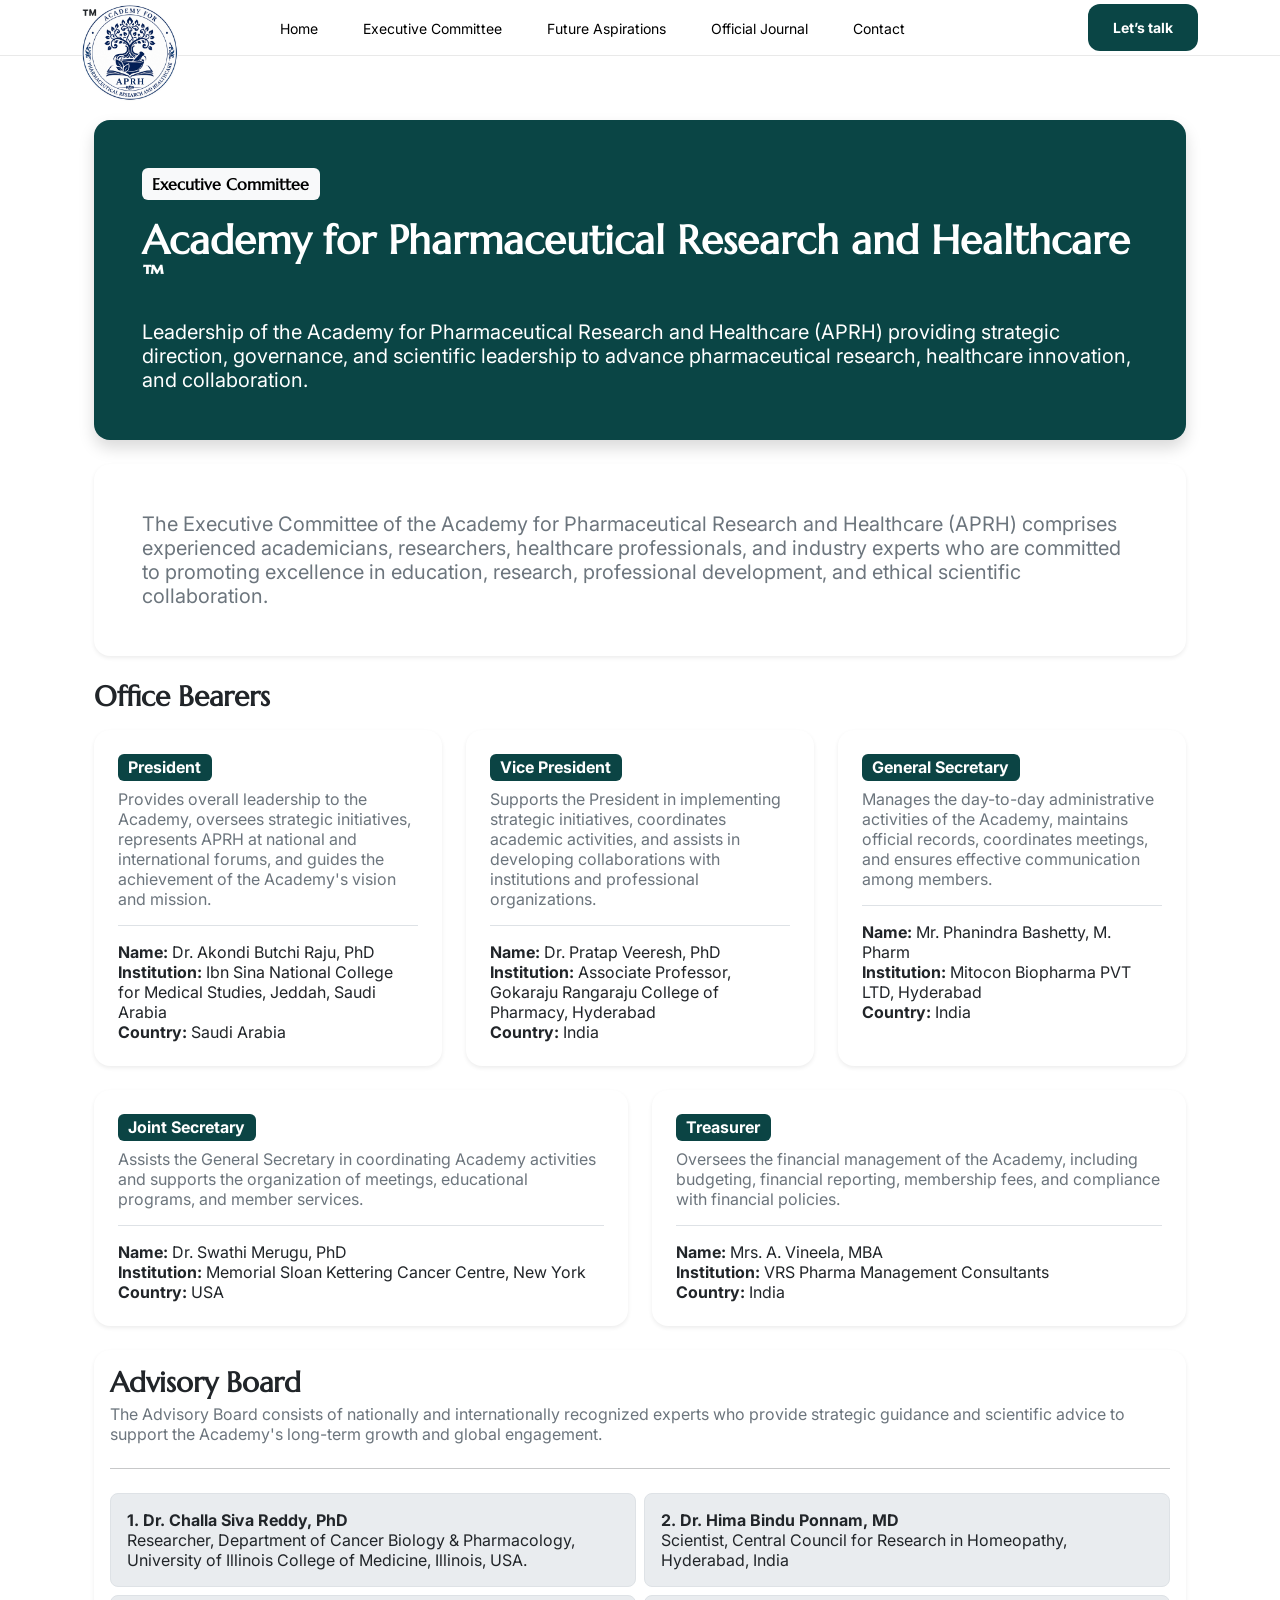
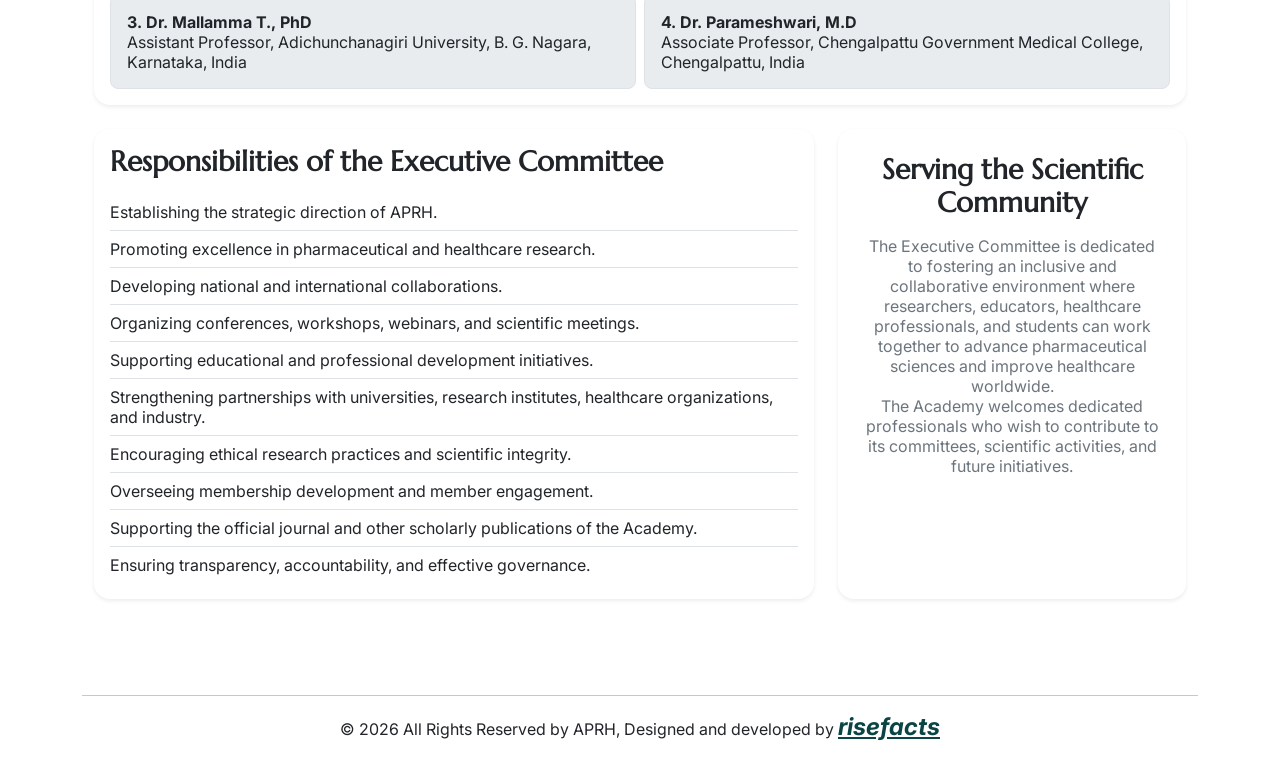
<file: Executive_Committee.html>
<!-- template top-->
<!DOCTYPE html>
<html lang="en">
	<head>
		<meta charset="UTF-8" />
		<meta http-equiv="X-UA-Compatible" content="IE=edge" />
		<meta name="viewport" content="width=device-width, initial-scale=1.0" />
		<!-- Title -->
		<title>APRH - Executive Committee</title>
		<!-- Favicon -->
		<link rel="shortcut icon" href="assets/images/logo/APRH.jpeg" />
		<!-- Apple touch icon -->
		<link rel="apple-touch-icon" href="assets/images/logo/fav.png" />
		<!-- swiper -->
		<link rel="stylesheet" href="assets/css/swiper-bundle.min.css" />
		<link rel="stylesheet" href="assets/css/animate.min.css" />
		<link rel="stylesheet" href="assets/css/splitting.css" />
		<link rel="stylesheet" href="assets/css/odometer.css" />
		<!-- icon  -->
		<script src="assets/js/iconify-icon.min.js"></script>
		<link rel="stylesheet" href="assets/css/bootstrap.min.css" />
		<link rel="stylesheet" href="assets/css/main.css" />
	</head>

	<body>
		<!--==================== Preloader Start ====================-->
		<div id="loading">
			<div id="loading-center">
				<div id="loading-center-absolute">
					<span class="loader"></span>
				</div>
			</div>
		</div>
		<!--==================== Preloader End ====================-->

			<!-- header -->
<header class="header" id="header">
	<div class="container">
		<div class="header-wrap">
			<!-- logo  -->
			<div class="logo d-flex align-items-center">
          <a href="index.html" class="d-inline-flex align-items-center">
            <img src="assets/images/logo/APRH.jpeg" alt="APRH Logo" class="me-2" />
            <span class="fw-bold text-dark fs-2">
              <sup>&trade;</sup>
            </span>
          </a>
        </div>

			<!-- menu  -->
			<div class="menu">
				<ul>
							<li><a href="index.html">Home</a></li>
							<li><a href="Executive_Committee.html">Executive Committee</a></li>
							<li><a href="Future_Aspirations.html">Future Aspirations</a></li>
					<li><a href="Official_Journal.html">Official Journal</a></li>
					<li><a href="Contact.html">Contact</a></li>
				</ul>
			</div>

			<!-- action  -->
			<div class="action">
				<a href="Contact.html" class="btn--primary fw-bold">Let’s talk</a>
				<button
					class="mobile-menu btn--outline"
					type="button"
					data-bs-toggle="offcanvas"
					data-bs-target="#mobile-canvas"
					aria-controls="mobile-canvas"
				>
					<iconify-icon icon="hugeicons:menu-square"></iconify-icon>
				</button>

				<div class="offcanvas offcanvas-start" tabindex="-1" id="mobile-canvas">
					<div class="offcanvas-header">
						<div class="logo">
							<a href="index.html">
								<img src="assets/images/logo/logo.png" alt="logo" />
							</a>
						</div>
						<button
							type="button"
							class="btn-close"
							data-bs-dismiss="offcanvas"
							aria-label="Close"
						></button>
					</div>
					<div class="offcanvas-body">
						<ul class="mobile-menu-list">
							<li><a href="index.html">Home</a></li>
							<li><a href="Executive_Committee.html">Executive Committee</a></li>
							<li><a href="Future_Aspirations.html">Future Aspirations</a></li>
					<li><a href="Official_Journal.html">Official Journal</a></li>
					<li><a href="Contact.html">Contact</a></li>
						</ul>
					</div>
				</div>
			</div>
		</div>
	</div>
</header>

<section class="container my-3 wow animate__animated animate__fadeInUp" data-wow-delay="0.1s">
	<div class="container py-5">
    <div class="bg-primary text-white rounded-4 shadow p-4 p-md-5 mb-4">
      <div class="row align-items-center g-4">
        <div class="col-lg-12">
          <h1 class="badge text-bg-light fw-semibold mb-3 py-2">Executive Committee</h1><br>
					<h3 class="banner-title wow animate__animated animate__fadeInUp">
					<span class="display-6 fw-bold">
						Academy for Pharmaceutical Research and Healthcare <sup>&trade;</sup>
					</span>
					</h3>
          <p class="lead mb-0">
            Leadership of the Academy for Pharmaceutical Research and Healthcare (APRH) providing strategic direction, governance, and scientific leadership to advance pharmaceutical research, healthcare innovation, and collaboration.
          </p>
        </div>
      </div>
    </div>

    <!-- Intro -->
    <div class="card border-0 shadow-sm rounded-4 mb-4">
      <div class="card-body p-4 p-md-5">
        <p class="mb-0 text-secondary fs-5">
          The Executive Committee of the Academy for Pharmaceutical Research and Healthcare (APRH) comprises experienced academicians, researchers, healthcare professionals, and industry experts who are committed to promoting excellence in education, research, professional development, and ethical scientific collaboration.
        </p>
      </div>
    </div>

 <!-- Office Bearers -->
    <div class="mb-4 wow animate__animated animate__fadeInUp" data-wow-delay="0.1s">
      <h2 class="h3 fw-bold mb-3">Office Bearers</h2>
      <div class="row g-4">
        <div class="col-md-6 col-xl-4">
          <div class="card h-100 border-0 shadow-sm rounded-4">
            <div class="card-body p-4">
              <div class="d-flex gap-3">
                <div>
                  <span class="badge text-bg-primary mb-2">President</span>
                  <p class="text-secondary mb-3">
                    Provides overall leadership to the Academy, oversees strategic initiatives, represents APRH at national and international forums, and guides the achievement of the Academy's vision and mission.
                  </p>
                  <div class="border-top pt-3">
                    <div><strong>Name:</strong> Dr. Akondi Butchi Raju, PhD</div>
                    <div><strong>Institution:</strong> Ibn Sina National College for Medical Studies, Jeddah, Saudi Arabia</div>
                    <div><strong>Country:</strong> Saudi Arabia</div>
                  </div>
                </div>
              </div>
            </div>
          </div>
        </div>

        <div class="col-md-6 col-xl-4">
          <div class="card h-100 border-0 shadow-sm rounded-4">
            <div class="card-body p-4">
              <div class="d-flex gap-3">
                <div>
                  <span class="badge text-bg-primary mb-2">Vice President</span>
                  <p class="text-secondary mb-3">
                    Supports the President in implementing strategic initiatives, coordinates academic activities, and assists in developing collaborations with institutions and professional organizations.
                  </p>
                  <div class="border-top pt-3">
                    <div><strong>Name:</strong> Dr. Pratap Veeresh, PhD</div>
                    <div><strong>Institution:</strong> Associate Professor, Gokaraju Rangaraju College of Pharmacy, Hyderabad</div>
                    <div><strong>Country:</strong> India</div>
                  </div>
                </div>
              </div>
            </div>
          </div>
        </div>

        <div class="col-md-6 col-xl-4">
          <div class="card h-100 border-0 shadow-sm rounded-4">
            <div class="card-body p-4">
              <div class="d-flex gap-3">
                <div>
                  <span class="badge text-bg-primary mb-2">General Secretary</span>
                  <p class="text-secondary mb-3">
                    Manages the day-to-day administrative activities of the Academy, maintains official records, coordinates meetings, and ensures effective communication among members.
                  </p>
                  <div class="border-top pt-3">
                    <div><strong>Name:</strong> Mr. Phanindra Bashetty, M. Pharm</div>
                    <div><strong>Institution:</strong> Mitocon Biopharma PVT LTD, Hyderabad</div>
                    <div><strong>Country:</strong> India</div>
                  </div>
                </div>
              </div>
            </div>
          </div>
        </div>

        <div class="col-md-6 col-xl-6">
          <div class="card h-100 border-0 shadow-sm rounded-4">
            <div class="card-body p-4">
              <div class="d-flex gap-3">
                <div>
                  <span class="badge text-bg-primary mb-2">Joint Secretary</span>
                  <p class="text-secondary mb-3">
                    Assists the General Secretary in coordinating Academy activities and supports the organization of meetings, educational programs, and member services.
                  </p>
                  <div class="border-top pt-3">
                    <div><strong>Name:</strong> Dr. Swathi Merugu, PhD</div>
                    <div><strong>Institution:</strong> Memorial Sloan Kettering Cancer Centre, New York</div>
                    <div><strong>Country:</strong> USA</div>
                  </div>
                </div>
              </div>
            </div>
          </div>
        </div>

        <div class="col-md-6 col-xl-6">
          <div class="card h-100 border-0 shadow-sm rounded-4">
            <div class="card-body p-4">
              <div class="d-flex gap-3">
                <div>
                  <span class="badge text-bg-primary mb-2">Treasurer</span>
                  <p class="text-secondary mb-3">
                    Oversees the financial management of the Academy, including budgeting, financial reporting, membership fees, and compliance with financial policies.
                  </p>
                  <div class="border-top pt-3">
                    <div><strong>Name:</strong> Mrs. A. Vineela, MBA</div>
                    <div><strong>Institution:</strong> VRS Pharma Management Consultants</div>
                    <div><strong>Country:</strong> India</div>
                  </div>
                </div>
              </div>
            </div>
          </div>
        </div>
      </div>
    </div>

    <!-- Advisory Board -->
    <div class="card border-0 shadow-sm rounded-4 mb-4 wow animate__animated animate__fadeInUp" data-wow-delay="1s">
      <div class="card-body p-4 p-md-3">
        <div class="d-flex align-items-start gap-3 mb-3">
          <div>
            <h2 class="h3 fw-bold mb-1">Advisory Board</h2>
            <p class="text-secondary mb-0">
              The Advisory Board consists of nationally and internationally recognized experts who provide strategic guidance and scientific advice to support the Academy's long-term growth and global engagement.
            </p>
          </div>
        </div>

        <hr class="my-4">

        <div class="row g-2">
          <div class="col-md-6 col-lg-6"><div class="border rounded-3 p-3 bg-body-secondary"><strong>1. Dr. Challa Siva Reddy, PhD</strong><br>Researcher, Department of Cancer Biology & Pharmacology, University of Illinois College of Medicine, Illinois, USA.</div></div>
          <div class="col-md-6 col-lg-6"><div class="border rounded-3 p-3 bg-body-secondary"><strong>2. Dr. Hima Bindu Ponnam, MD</strong><br>Scientist, Central Council for Research in Homeopathy, Hyderabad, India</div></div>
          <div class="col-md-6 col-lg-6"><div class="border rounded-3 p-3 bg-body-secondary"><strong>3. Dr. Mallamma T., PhD</strong><br>Assistant Professor, Adichunchanagiri University, B. G. Nagara, Karnataka, India</div></div>
          <div class="col-md-6 col-lg-6"><div class="border rounded-3 p-3 bg-body-secondary"><strong>4. Dr. Parameshwari, M.D</strong><br>Associate Professor, Chengalpattu Government Medical College, Chengalpattu, India</div></div>
        </div>
      </div>
    </div>

    <div class="row g-4">
      <div class="col-lg-8">
        <div class="card border-0 shadow-sm rounded-4 h-100">
          <div class="card-body p-4 p-md-3">
            <h2 class="h3 fw-bold mb-3">Responsibilities of the Executive Committee</h2>
            <ul class="list-group list-group-flush">
              <li class="list-group-item px-0">Establishing the strategic direction of APRH.</li>
              <li class="list-group-item px-0">Promoting excellence in pharmaceutical and healthcare research.</li>
              <li class="list-group-item px-0">Developing national and international collaborations.</li>
              <li class="list-group-item px-0">Organizing conferences, workshops, webinars, and scientific meetings.</li>
              <li class="list-group-item px-0">Supporting educational and professional development initiatives.</li>
              <li class="list-group-item px-0">Strengthening partnerships with universities, research institutes, healthcare organizations, and industry.</li>
              <li class="list-group-item px-0">Encouraging ethical research practices and scientific integrity.</li>
              <li class="list-group-item px-0">Overseeing membership development and member engagement.</li>
              <li class="list-group-item px-0">Supporting the official journal and other scholarly publications of the Academy.</li>
              <li class="list-group-item px-0">Ensuring transparency, accountability, and effective governance.</li>
            </ul>
          </div>
        </div>
      </div>

      <!-- Community -->
      <div class="col-lg-4">
        <div class="card border-0 shadow-sm rounded-4 h-100 text-center">
          <div class="card-body p-4 p-md-4">
            <h2 class="h3 fw-bold mb-3">Serving the Scientific Community</h2>
            <p class="text-secondary">
              The Executive Committee is dedicated to fostering an inclusive and collaborative environment where researchers, educators, healthcare professionals, and students can work together to advance pharmaceutical sciences and improve healthcare worldwide.
            </p>
            <p class="text-secondary mb-4">
              The Academy welcomes dedicated professionals who wish to contribute to its committees, scientific activities, and future initiatives.
            </p>
          </div>
        </div>
      </div>
    </div>
  </div>
</section>

<!-- contact -->
<section id="contact" class="pt-3">
	<div class="container">
		<hr>
		<div class="row justify-content-center wow animate__animated animate__zoomIn">
			<p class="text-center">
  &copy; <span id="year"></span> All Rights Reserved by APRH, Designed and developed by
  <a href="https://risefacts.com/Founder" class="text-primary fs-4" target="_blank" rel="noopener">
    <b><i class="wow animate__animated animate__pulse animate__infinite"><u>risefacts</u></i></b>
  </a>
</p>
		</div>
	</div>
</section>
<!-- contact -->

<!-- template bottom -->
<!-- Jquery js -->
<script src="assets/js/jquery-3.7.1.min.js"></script>
<!-- Bootstrap Js -->
<script src="assets/js/bootstrap.bundle.min.js"></script>
<!-- swiper Js -->
<script src="assets/js/swiper-bundle.min.js"></script>
<script src="assets/js/odometer.min.js"></script>
<script src="assets/js/splitting.min.js"></script>
<script src="assets/js/wow.min.js"></script>
<script src="assets/js/jquery.appear.min.js"></script>
<!-- main js -->
<script src="assets/js/main.js"></script>
<script>
  document.getElementById("year").textContent = new Date().getFullYear();
</script>
</body>

</html>
</file>
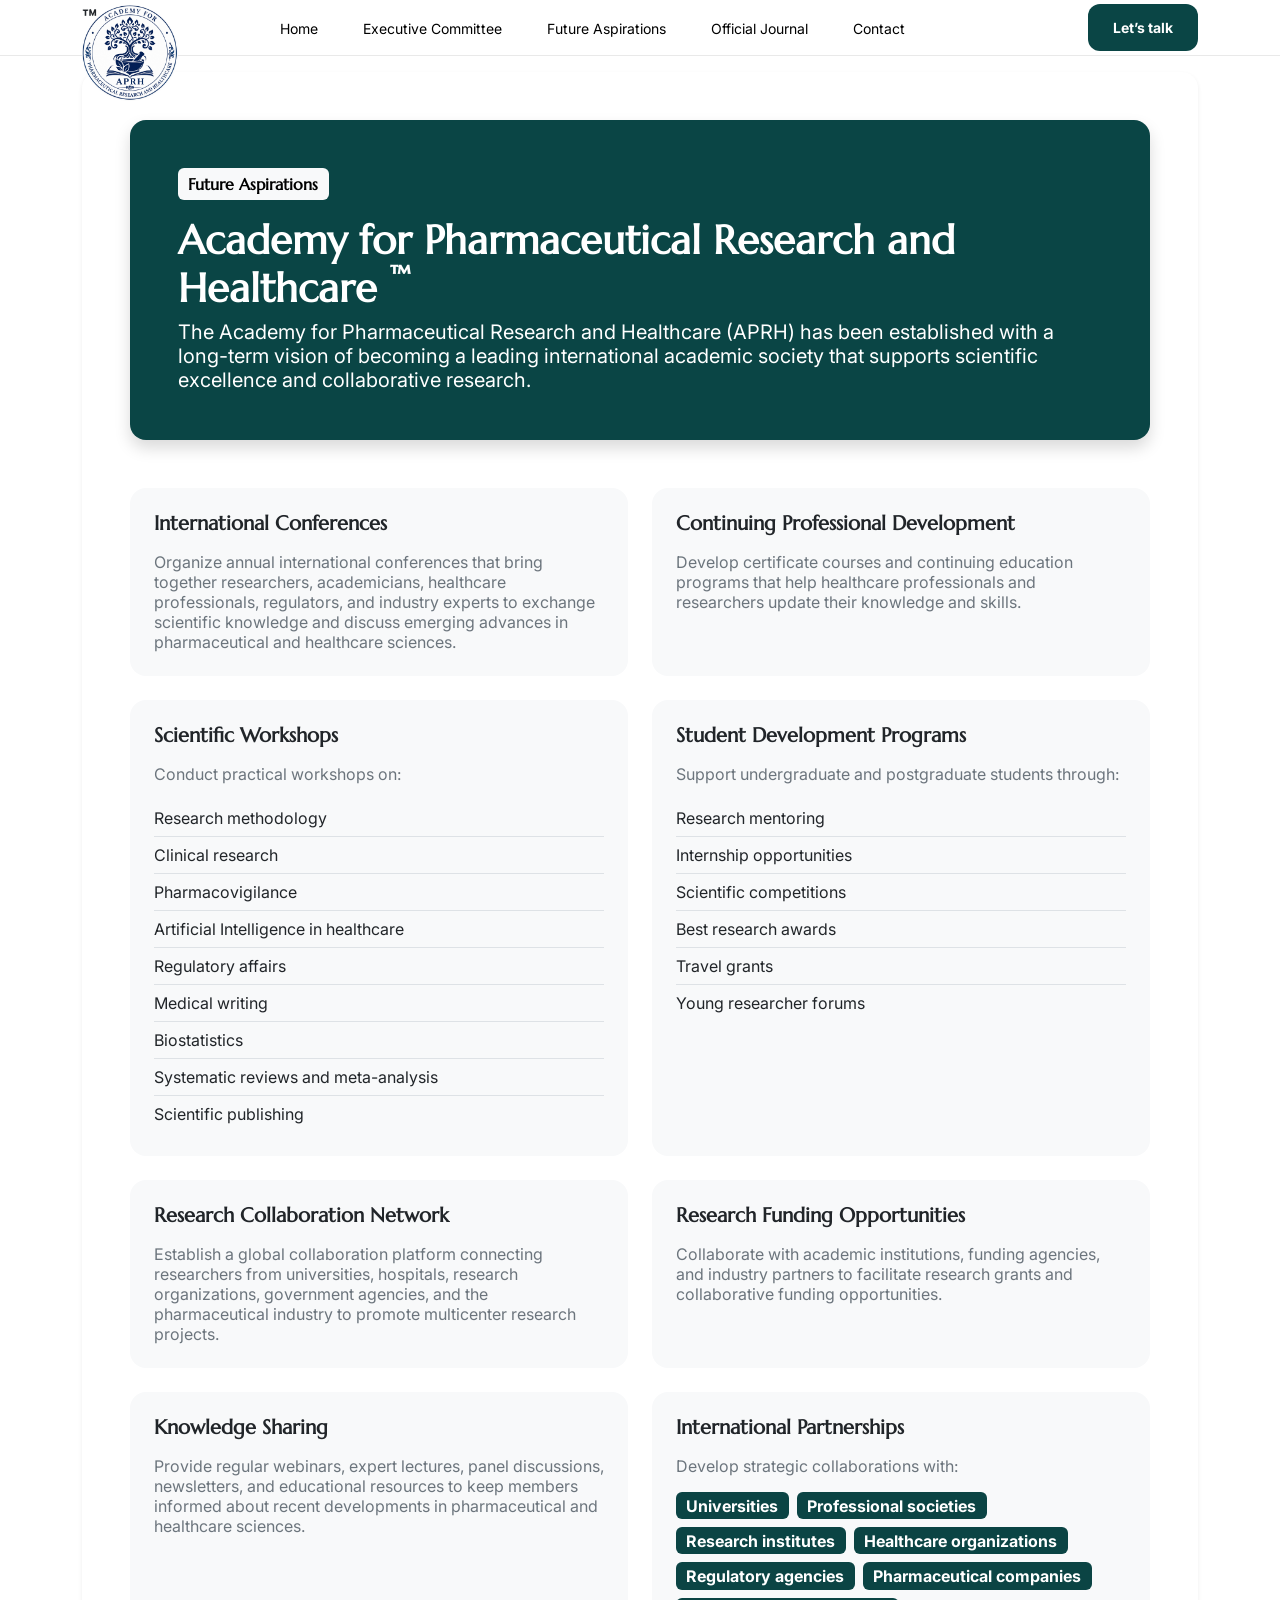
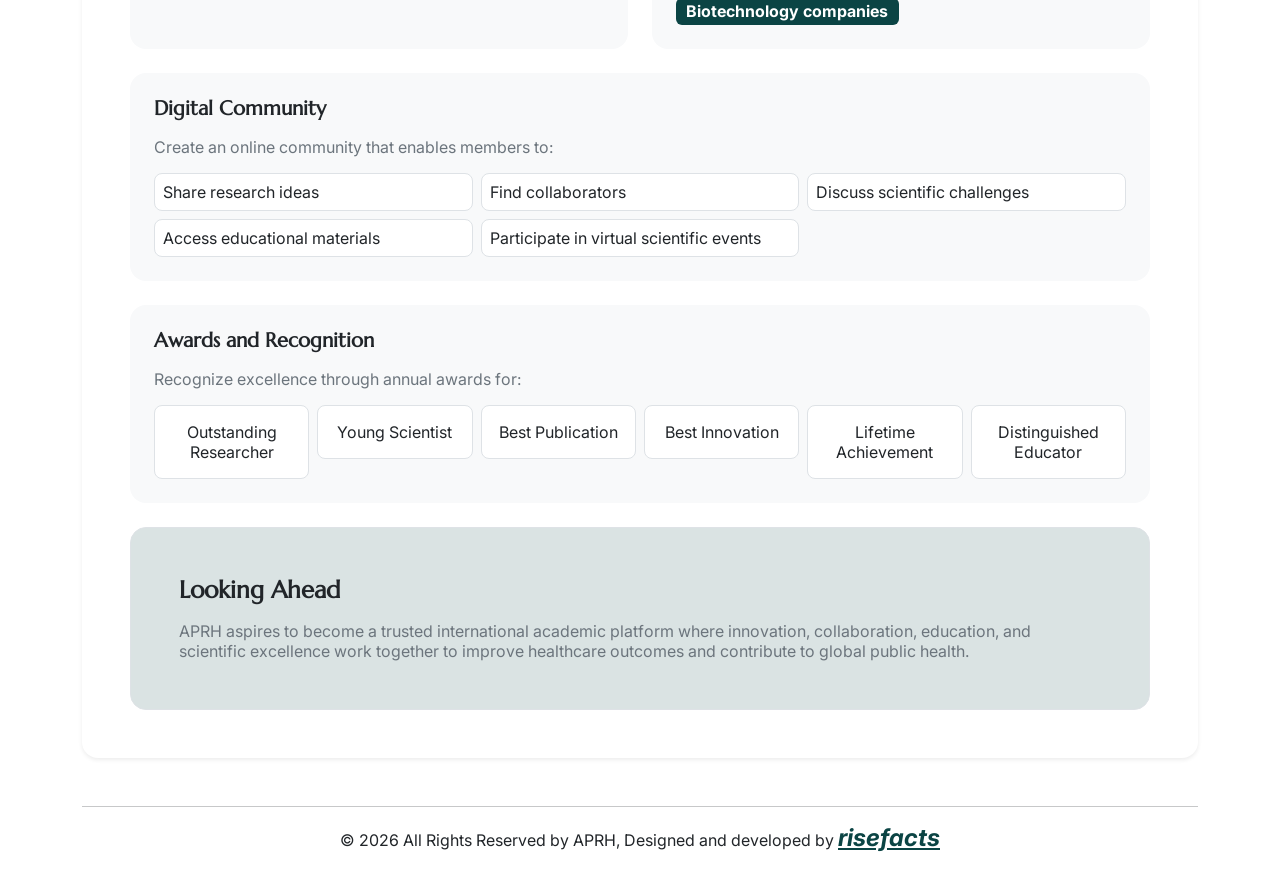
<file: Future_Aspirations.html>
<!-- template top-->
<!DOCTYPE html>
<html lang="en">
	<head>
		<meta charset="UTF-8" />
		<meta http-equiv="X-UA-Compatible" content="IE=edge" />
		<meta name="viewport" content="width=device-width, initial-scale=1.0" />
		<!-- Title -->
		<title>APRH - Future Aspirations</title>
		<!-- Favicon -->
		<link rel="shortcut icon" href="assets/images/logo/APRH.jpeg" />
		<!-- Apple touch icon -->
		<link rel="apple-touch-icon" href="assets/images/logo/fav.png" />
		<!-- swiper -->
		<link rel="stylesheet" href="assets/css/swiper-bundle.min.css" />
		<link rel="stylesheet" href="assets/css/animate.min.css" />
		<link rel="stylesheet" href="assets/css/splitting.css" />
		<link rel="stylesheet" href="assets/css/odometer.css" />
		<!-- icon  -->
		<script src="assets/js/iconify-icon.min.js"></script>
		<link rel="stylesheet" href="assets/css/bootstrap.min.css" />
		<link rel="stylesheet" href="assets/css/main.css" />
	</head>

	<body>
		<!--==================== Preloader Start ====================-->
		<div id="loading">
			<div id="loading-center">
				<div id="loading-center-absolute">
					<span class="loader"></span>
				</div>
			</div>
		</div>
		<!--==================== Preloader End ====================-->

	<!-- header -->
<header class="header" id="header">
	<div class="container">
		<div class="header-wrap">
			<!-- logo  -->
			<div class="logo d-flex align-items-center">
          <a href="index.html" class="d-inline-flex align-items-center">
            <img src="assets/images/logo/APRH.jpeg" alt="APRH Logo" class="me-2" />
            <span class="fw-bold text-dark fs-2">
              <sup>&trade;</sup>
            </span>
          </a>
        </div>

			<!-- menu  -->
			<div class="menu">
				<ul>
							<li><a href="index.html">Home</a></li>
							<li><a href="Executive_Committee.html">Executive Committee</a></li>
							<li><a href="Future_Aspirations.html">Future Aspirations</a></li>
					<li><a href="Official_Journal.html">Official Journal</a></li>
					<li><a href="Contact.html">Contact</a></li>
				</ul>
			</div>

			<!-- action  -->
			<div class="action">
				<a href="Contact.html" class="btn--primary fw-bold">Let’s talk</a>
				<button
					class="mobile-menu btn--outline"
					type="button"
					data-bs-toggle="offcanvas"
					data-bs-target="#mobile-canvas"
					aria-controls="mobile-canvas"
				>
					<iconify-icon icon="hugeicons:menu-square"></iconify-icon>
				</button>

				<div class="offcanvas offcanvas-start" tabindex="-1" id="mobile-canvas">
					<div class="offcanvas-header">
						<div class="logo">
							<a href="index.html">
								<img src="assets/images/logo/logo.png" alt="logo" />
							</a>
						</div>
						<button
							type="button"
							class="btn-close"
							data-bs-dismiss="offcanvas"
							aria-label="Close"
						></button>
					</div>
					<div class="offcanvas-body">
						<ul class="mobile-menu-list">
							<li><a href="index.html">Home</a></li>
							<li><a href="Executive_Committee.html">Executive Committee</a></li>
							<li><a href="Future_Aspirations.html">Future Aspirations</a></li>
					<li><a href="Official_Journal.html">Official Journal</a></li>
					<li><a href="Contact.html">Contact</a></li>
						</ul>
					</div>
				</div>
			</div>
		</div>
	</div>
</header>

<section>
<div class="container my-3 wow animate__animated animate__fadeInLeft" data-wow-delay="0.8s">
  <div class="card border-0 shadow-sm rounded-4">
    <div class="card-body p-4 p-md-5">
      <div class="d-flex align-items-start gap-3 mb-4">
        <div class="bg-primary text-white rounded-4 shadow p-4 p-md-5 mb-4">
  <div class="row align-items-center g-4">
    <div class="col-lg-12 mx-auto">
      <h1 class="badge text-bg-light fw-semibold mb-3 py-2">Future Aspirations</h1><br>
     
					<h3 class="banner-title wow animate__animated animate__fadeInUp">
					<span class="display-6 fw-bold">
						Academy for Pharmaceutical Research and Healthcare <sup>&trade;</sup>
					</span>
					</h3>
      <p class="lead mb-0">
        The Academy for Pharmaceutical Research and Healthcare (APRH) has been established with a long-term vision of becoming a leading international academic society that supports scientific excellence and collaborative research.
      </p>
    </div>
  </div>
</div>

      </div>

      <div class="row g-4">
        <div class="col-lg-6">
          <div class="card h-100 border-0 bg-light rounded-4">
            <div class="card-body p-4">
              <h3 class="h5 fw-bold mb-3">International Conferences</h3>
              <p class="text-secondary mb-0">
                Organize annual international conferences that bring together researchers, academicians, healthcare professionals, regulators, and industry experts to exchange scientific knowledge and discuss emerging advances in pharmaceutical and healthcare sciences.
              </p>
            </div>
          </div>
        </div>

        <div class="col-lg-6">
          <div class="card h-100 border-0 bg-light rounded-4">
            <div class="card-body p-4">
              <h3 class="h5 fw-bold mb-3">Continuing Professional Development</h3>
              <p class="text-secondary mb-0">
                Develop certificate courses and continuing education programs that help healthcare professionals and researchers update their knowledge and skills.
              </p>
            </div>
          </div>
        </div>

		<div class="col-lg-6">
          <div class="card h-100 border-0 bg-light rounded-4">
            <div class="card-body p-4">
              <h3 class="h5 fw-bold mb-3">Scientific Workshops</h3>
              <p class="text-secondary mb-3">Conduct practical workshops on:</p>
              <ul class="list-group list-group-flush">
                <li class="list-group-item bg-transparent px-0">Research methodology</li>
                <li class="list-group-item bg-transparent px-0">Clinical research</li>
                <li class="list-group-item bg-transparent px-0">Pharmacovigilance</li>
                <li class="list-group-item bg-transparent px-0">Artificial Intelligence in healthcare</li>
                <li class="list-group-item bg-transparent px-0">Regulatory affairs</li>
                <li class="list-group-item bg-transparent px-0">Medical writing</li>
                <li class="list-group-item bg-transparent px-0">Biostatistics</li>
                <li class="list-group-item bg-transparent px-0">Systematic reviews and meta-analysis</li>
                <li class="list-group-item bg-transparent px-0">Scientific publishing</li>
              </ul>
            </div>
          </div>
        </div>
        <div class="col-lg-6">
          <div class="card h-100 border-0 bg-light rounded-4">
            <div class="card-body p-4">
              <h3 class="h5 fw-bold mb-3">Student Development Programs</h3>
              <p class="text-secondary mb-3">
                Support undergraduate and postgraduate students through:
              </p>
              <ul class="list-group list-group-flush">
                <li class="list-group-item bg-transparent px-0">Research mentoring</li>
                <li class="list-group-item bg-transparent px-0">Internship opportunities</li>
                <li class="list-group-item bg-transparent px-0">Scientific competitions</li>
                <li class="list-group-item bg-transparent px-0">Best research awards</li>
                <li class="list-group-item bg-transparent px-0">Travel grants</li>
                <li class="list-group-item bg-transparent px-0">Young researcher forums</li>
              </ul>
            </div>
          </div>
        </div>

        <div class="col-lg-6">
          <div class="card h-100 border-0 bg-light rounded-4">
            <div class="card-body p-4">
              <h3 class="h5 fw-bold mb-3">Research Collaboration Network</h3>
              <p class="text-secondary mb-0">
                Establish a global collaboration platform connecting researchers from universities, hospitals, research organizations, government agencies, and the pharmaceutical industry to promote multicenter research projects.
              </p>
            </div>
          </div>
        </div>

        <div class="col-lg-6">
          <div class="card h-100 border-0 bg-light rounded-4">
            <div class="card-body p-4">
              <h3 class="h5 fw-bold mb-3">Research Funding Opportunities</h3>
              <p class="text-secondary mb-0">
                Collaborate with academic institutions, funding agencies, and industry partners to facilitate research grants and collaborative funding opportunities.
              </p>
            </div>
          </div>
        </div>

        <div class="col-lg-6">
          <div class="card h-100 border-0 bg-light rounded-4">
            <div class="card-body p-4">
              <h3 class="h5 fw-bold mb-3">Knowledge Sharing</h3>
              <p class="text-secondary mb-0">
                Provide regular webinars, expert lectures, panel discussions, newsletters, and educational resources to keep members informed about recent developments in pharmaceutical and healthcare sciences.
              </p>
            </div>
          </div>
        </div>

        <div class="col-lg-6">
          <div class="card h-100 border-0 bg-light rounded-4">
            <div class="card-body p-4">
              <h3 class="h5 fw-bold mb-3">International Partnerships</h3>
              <p class="text-secondary mb-3">Develop strategic collaborations with:</p>
              <div class="d-flex flex-wrap gap-2">
                <span class="badge text-bg-primary">Universities</span>
                <span class="badge text-bg-primary">Professional societies</span>
                <span class="badge text-bg-primary">Research institutes</span>
                <span class="badge text-bg-primary">Healthcare organizations</span>
                <span class="badge text-bg-primary">Regulatory agencies</span>
                <span class="badge text-bg-primary">Pharmaceutical companies</span>
                <span class="badge text-bg-primary">Biotechnology companies</span>
              </div>
            </div>
          </div>
        </div>
        <div class="col-lg-12">
          <div class="card h-100 border-0 bg-light rounded-4">
            <div class="card-body p-4">
              <h3 class="h5 fw-bold mb-3">Digital Community</h3>
              <p class="text-secondary mb-3">
                Create an online community that enables members to:
              </p>
              <div class="row g-2">
                <div class="col-md-4"><div class="border rounded-3 p-2 bg-white">Share research ideas</div></div>
                <div class="col-md-4"><div class="border rounded-3 p-2 bg-white">Find collaborators</div></div>
                <div class="col-md-4"><div class="border rounded-3 p-2 bg-white">Discuss scientific challenges</div></div>
                <div class="col-md-4"><div class="border rounded-3 p-2 bg-white">Access educational materials</div></div>
                <div class="col-md-4"><div class="border rounded-3 p-2 bg-white">Participate in virtual scientific events</div></div>
              </div>
            </div>
          </div>
        </div>
        <div class="col-12">
          <div class="card border-0 bg-light rounded-4">
            <div class="card-body p-4">
              <h3 class="h5 fw-bold mb-3">Awards and Recognition</h3>
              <p class="text-secondary mb-3">Recognize excellence through annual awards for:</p>
              <div class="row g-2">
                <div class="col-md-4 col-lg-2"><div class="border rounded-3 p-3 bg-white text-center">Outstanding Researcher</div></div>
                <div class="col-md-4 col-lg-2"><div class="border rounded-3 p-3 bg-white text-center">Young Scientist</div></div>
                <div class="col-md-4 col-lg-2"><div class="border rounded-3 p-3 bg-white text-center">Best Publication</div></div>
                <div class="col-md-4 col-lg-2"><div class="border rounded-3 p-3 bg-white text-center">Best Innovation</div></div>
                <div class="col-md-4 col-lg-2"><div class="border rounded-3 p-3 bg-white text-center">Lifetime Achievement</div></div>
                <div class="col-md-4 col-lg-2"><div class="border rounded-3 p-3 bg-white text-center">Distinguished Educator</div></div>
              </div>
            </div>
          </div>
        </div>
      </div>
      <div class="mt-4 p-4 p-md-5 bg-primary-subtle border rounded-4 wow animate__animated animate__fadeInRight" data-wow-delay="1s">
        <h3 class="h4 fw-bold mb-3">Looking Ahead</h3>
        <p class="text-secondary mb-0">
          APRH aspires to become a trusted international academic platform where innovation, collaboration, education, and scientific excellence work together to improve healthcare outcomes and contribute to global public health.
        </p>
      </div>
    </div>
  </div>
</div>
</section>

<section id="contact" class="pt-3">
	<div class="container">
		<hr>
		<div class="row justify-content-center wow animate__animated animate__zoomIn">
			<p class="text-center">
  &copy; <span id="year"></span> All Rights Reserved by APRH, Designed and developed by
  <a href="https://risefacts.com/Founder" class="text-primary fs-4" target="_blank" rel="noopener">
    <b><i class="wow animate__animated animate__pulse animate__infinite"><u>risefacts</u></i></b>
  </a>
</p>
		</div>
	</div>
</section>

<!-- template bottom -->
<!-- Jquery js -->
<script src="assets/js/jquery-3.7.1.min.js"></script>
<!-- Bootstrap Js -->
<script src="assets/js/bootstrap.bundle.min.js"></script>
<!-- swiper Js -->
<script src="assets/js/swiper-bundle.min.js"></script>
<script src="assets/js/odometer.min.js"></script>
<script src="assets/js/splitting.min.js"></script>
<script src="assets/js/wow.min.js"></script>
<script src="assets/js/jquery.appear.min.js"></script>
<!-- main js -->
<script src="assets/js/main.js"></script>
<script>
  document.getElementById("year").textContent = new Date().getFullYear();
</script>
</body>

</html>
</file>
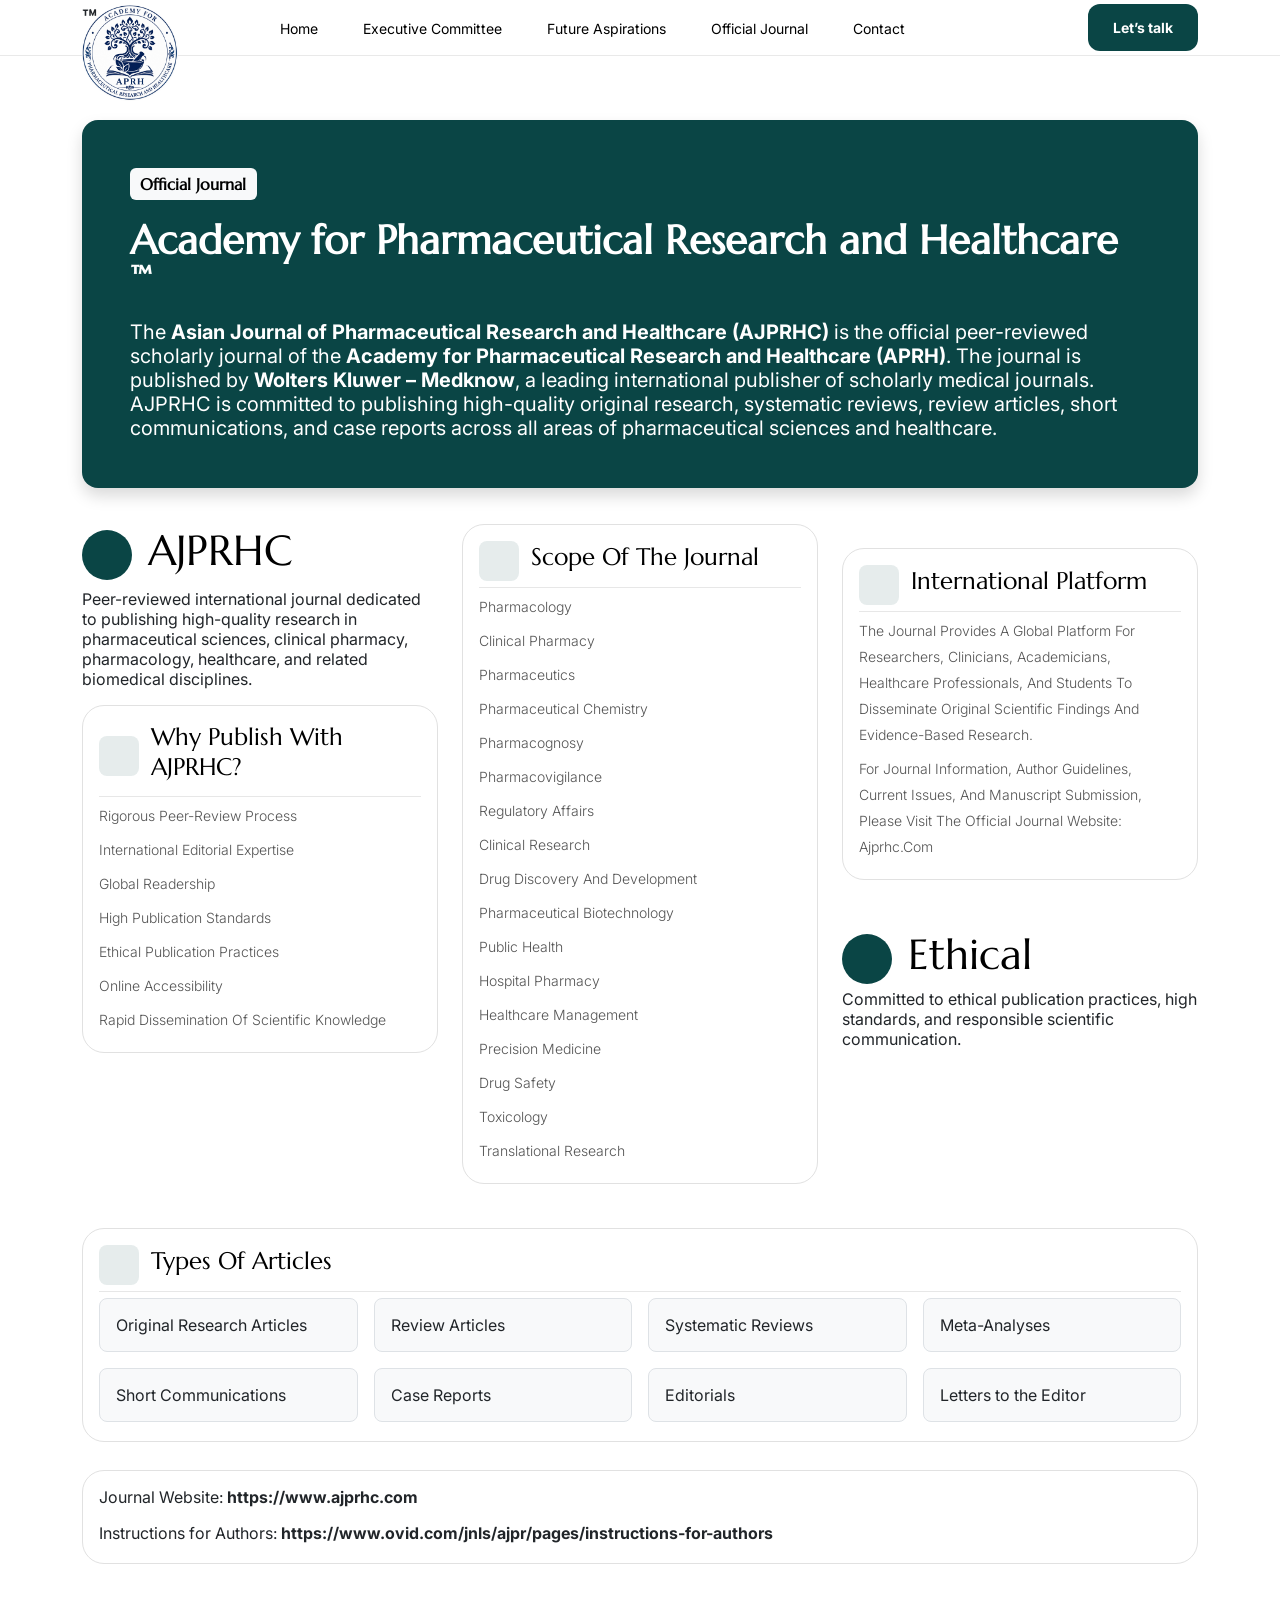
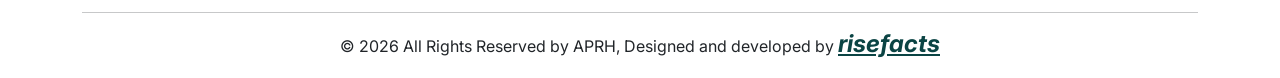
<file: Official_Journal.html>
<!-- template top-->
<!DOCTYPE html>
<html lang="en">
	<head>
		<meta charset="UTF-8" />
		<meta http-equiv="X-UA-Compatible" content="IE=edge" />
		<meta name="viewport" content="width=device-width, initial-scale=1.0" />
		<!-- Title -->
		<title>APRH - Official Journal</title>
		<!-- Favicon -->
		<link rel="shortcut icon" href="assets/images/logo/APRH.jpeg" />
		<!-- Apple touch icon -->
		<link rel="apple-touch-icon" href="assets/images/logo/fav.png" />
		<!-- swiper -->
		<link rel="stylesheet" href="assets/css/swiper-bundle.min.css" />
		<link rel="stylesheet" href="assets/css/animate.min.css" />
		<link rel="stylesheet" href="assets/css/splitting.css" />
		<link rel="stylesheet" href="assets/css/odometer.css" />
		<!-- icon  -->
		<script src="assets/js/iconify-icon.min.js"></script>
		<link rel="stylesheet" href="assets/css/bootstrap.min.css" />
		<link rel="stylesheet" href="assets/css/main.css" />
	</head>

	<body>
		<!--==================== Preloader Start ====================-->
		<div id="loading">
			<div id="loading-center">
				<div id="loading-center-absolute">
					<span class="loader"></span>
				</div>
			</div>
		</div>
		<!--==================== Preloader End ====================-->

		<!-- header -->
<header class="header" id="header">
	<div class="container">
		<div class="header-wrap">
			<!-- logo  -->
			<div class="logo d-flex align-items-center">
          <a href="index.html" class="d-inline-flex align-items-center">
            <img src="assets/images/logo/APRH.jpeg" alt="APRH Logo" class="me-2" />
            <span class="fw-bold text-dark fs-2">
              <sup>&trade;</sup>
            </span>
          </a>
        </div>

			<!-- menu  -->
			<div class="menu">
				<ul>
							<li><a href="index.html">Home</a></li>
							<li><a href="Executive_Committee.html">Executive Committee</a></li>
							<li><a href="Future_Aspirations.html">Future Aspirations</a></li>
					<li><a href="Official_Journal.html">Official Journal</a></li>
					<li><a href="Contact.html">Contact</a></li>
				</ul>
			</div>

			<!-- action  -->
			<div class="action">
				<a href="Contact.html" class="btn--primary fw-bold">Let’s talk</a>
				<button
					class="mobile-menu btn--outline"
					type="button"
					data-bs-toggle="offcanvas"
					data-bs-target="#mobile-canvas"
					aria-controls="mobile-canvas"
				>
					<iconify-icon icon="hugeicons:menu-square"></iconify-icon>
				</button>

				<div class="offcanvas offcanvas-start" tabindex="-1" id="mobile-canvas">
					<div class="offcanvas-header">
						<div class="logo">
							<a href="index.html">
								<img src="assets/images/logo/logo.png" alt="logo" />
							</a>
						</div>
						<button
							type="button"
							class="btn-close"
							data-bs-dismiss="offcanvas"
							aria-label="Close"
						></button>
					</div>
					<div class="offcanvas-body">
						<ul class="mobile-menu-list">
							<li><a href="index.html">Home</a></li>
							<li><a href="Executive_Committee.html">Executive Committee</a></li>
							<li><a href="Future_Aspirations.html">Future Aspirations</a></li>
					<li><a href="Official_Journal.html">Official Journal</a></li>
					<li><a href="Contact.html">Contact</a></li>
						</ul>
					</div>
				</div>
			</div>
		</div>
	</div>
</header>

<section >
<div class="container my-3">
	<div class="row justify-content-center section-top wow animate__animated animate__fadeInUp" data-wow-delay="0.4s">
		<div class="col-lg-12 mt-5">
			<div class="bg-primary text-white rounded-4 shadow p-4 p-md-5 mb-2">
			<div class="row align-items-center g-4">
				<div class="col-lg-12">
				<h1 class="badge text-bg-light fw-semibold mb-3 py-2">Official Journal</h1><br>
					<h3 class="banner-title wow animate__animated animate__fadeInUp">
					<span class="display-6 fw-bold">
						Academy for Pharmaceutical Research and Healthcare <sup>&trade;</sup>
					</span>
					</h3>
				<p class="lead mb-0">
					The <b>Asian Journal of Pharmaceutical Research and Healthcare (AJPRHC) </b>is the official peer-reviewed scholarly journal of the <b>Academy for Pharmaceutical Research and Healthcare (APRH)</b>. The journal is published by <b>Wolters Kluwer – Medknow</b>, a leading international publisher of scholarly medical journals. AJPRHC is committed to publishing high-quality original research, systematic reviews, review articles, short communications, and case reports across all areas of pharmaceutical sciences and healthcare.
				</p>
				</div>
			</div>
			</div>
		</div>
	</div>

	<div class="row gy-4 align-items-stretch mt-1">
		<div class="col-md-4 wow animate__animated animate__fadeInLeft"data-wow-delay="0.4s">
			<div class="catch-percent-card mb-1">
				<span class="icon">
					<iconify-icon icon="bi:journal-text"></iconify-icon>
				</span>
				<h6 class="percent">AJPRHC</h6>
			</div>
				<p class="desc">
					Peer-reviewed international journal dedicated to publishing high-quality research in pharmaceutical sciences, clinical pharmacy, pharmacology, healthcare, and related biomedical disciplines.
				</p>
			<div class="catch-card mt-3">
				<div class="catch-head">
					<div class="catch-icon">
						<iconify-icon class="icon" icon="material-symbols:menu-book"></iconify-icon>
					</div>
					<h3 class="title">Why Publish with AJPRHC?</h3>
				</div>

				<div class="catch-content">
					<ul class="list-unstyled mb-0">
						<li class="desc mb-2">Rigorous peer-review process</li>
						<li class="desc mb-2">International editorial expertise</li>
						<li class="desc mb-2">Global readership</li>
						<li class="desc mb-2">High publication standards</li>
						<li class="desc mb-2">Ethical publication practices</li>
						<li class="desc mb-2">Online accessibility</li>
						<li class="desc">Rapid dissemination of scientific knowledge</li>
					</ul>
				</div>
			</div>
		</div>

		<div class="col-md-4  wow animate__animated animate__zoomIn"data-wow-delay="0.4s">
			<div class="catch-card mb-3">
				<div class="catch-head">
					<div class="catch-icon">
						<iconify-icon class="icon" icon="material-symbols:list-alt"></iconify-icon>
					</div>
					<h3 class="title">Scope of the Journal</h3>
				</div>

				<div class="catch-content">
					<ul class="list-unstyled mb-0">
						<li class="desc mb-2">Pharmacology</li>
						<li class="desc mb-2">Clinical Pharmacy</li>
						<li class="desc mb-2">Pharmaceutics</li>
						<li class="desc mb-2">Pharmaceutical Chemistry</li>
						<li class="desc mb-2">Pharmacognosy</li>
						<li class="desc mb-2">Pharmacovigilance</li>
						<li class="desc mb-2">Regulatory Affairs</li>
						<li class="desc mb-2">Clinical Research</li>
						<li class="desc mb-2">Drug Discovery and Development</li>
						<li class="desc mb-2">Pharmaceutical Biotechnology</li>
						<li class="desc mb-2">Public Health</li>
						<li class="desc mb-2">Hospital Pharmacy</li>
						<li class="desc mb-2">Healthcare Management</li>
						<li class="desc mb-2">Precision Medicine</li>
						<li class="desc mb-2">Drug Safety</li>
						<li class="desc mb-2">Toxicology</li>
						<li class="desc">Translational Research</li>
					</ul>
				</div>
			</div>
		</div>

		<div class="col-md-4  wow animate__animated animate__fadeInRight"data-wow-delay="0.4s">
			<div class="catch-card mt-4">
				<div class="catch-head">
					<div class="catch-icon">
						<iconify-icon class="icon" icon="material-symbols:language"></iconify-icon>
					</div>
					<h3 class="title">International Platform</h3>
				</div>

				<div class="catch-content">
					<p class="desc mb-2">
						The journal provides a global platform for researchers, clinicians, academicians, healthcare professionals, and students to disseminate original scientific findings and evidence-based research.
					</p>
					<p class="desc mb-0">
						For journal information, author guidelines, current issues, and manuscript submission, please visit the official journal website: <a href="https://ajprhc.com" target="_blank" rel="noopener">ajprhc.com</a>
					</p>
				</div>
			</div>
		<div class="catch-percent-card mt-5">
				<span class="icon">
					<iconify-icon icon="bi:shield-check"></iconify-icon>
				</span>
				<h6 class="percent">Ethical</h6>
				
			</div><p class="desc">
					Committed to ethical publication practices, high standards, and responsible scientific communication.
				</p>
		</div>

	</div>

	<div class="row gy-4 mt-1">
		<div class="col-12 wow animate__animate__fadeInUp animated">
			<div class="catch-card">
				<div class="catch-head">
					<div class="catch-icon">
						<iconify-icon class="icon" icon="material-symbols:category"></iconify-icon>
					</div>
					<h3 class="title">Types of Articles</h3>
				</div>

				<div class="catch-content">
					<div class="row g-3">
						<div class="col-md-4 col-lg-3"><div class="p-3 border rounded-3 bg-light">Original Research Articles</div></div>
						<div class="col-md-4 col-lg-3"><div class="p-3 border rounded-3 bg-light">Review Articles</div></div>
						<div class="col-md-4 col-lg-3"><div class="p-3 border rounded-3 bg-light">Systematic Reviews</div></div>
						<div class="col-md-4 col-lg-3"><div class="p-3 border rounded-3 bg-light">Meta-Analyses</div></div>
						<div class="col-md-4 col-lg-3"><div class="p-3 border rounded-3 bg-light">Short Communications</div></div>
						<div class="col-md-4 col-lg-3"><div class="p-3 border rounded-3 bg-light">Case Reports</div></div>
						<div class="col-md-4 col-lg-3"><div class="p-3 border rounded-3 bg-light">Editorials</div></div>
						<div class="col-md-4 col-lg-3"><div class="p-3 border rounded-3 bg-light">Letters to the Editor</div></div>
					</div>
				</div>
			</div>
		</div>
	</div>

	<div class="row gy-4 mt-1">
		<div class="col-12 wow animate__ animate__fadeInUp animated">
			<div class="catch-card">
				<div class="catch-content">
					<div class="row g-3">
						<div class="col-12">
							Journal Website: <a href="https://www.ajprhc.com" class="fw-bold">https://www.ajprhc.com</a>
						</div>
						<div class="col-12">
Instructions for Authors: <a href="https://www.ovid.com/jnls/ajpr/pages/instructions-for-authors" class="fw-bold">https://www.ovid.com/jnls/ajpr/pages/instructions-for-authors</a>
						</div>
					</div>
				</div>
			</div>
		</div>
	</div>
</div>
</section>

<!-- contact -->
<section id="contact" class="pt-3">
	<div class="container">
		<hr>
		<div class="row justify-content-center wow animate__animated animate__zoomIn">
			<p class="text-center">
  &copy; <span id="year"></span> All Rights Reserved by APRH, Designed and developed by
  <a href="https://risefacts.com/Founder" class="text-primary fs-4" target="_blank" rel="noopener">
    <b><i class="wow animate__animated animate__pulse animate__infinite"><u>risefacts</u></i></b>
  </a>
</p>
		</div>
	</div>
</section>
<!-- contact -->

<!-- template bottom -->
<!-- Jquery js -->
<script src="assets/js/jquery-3.7.1.min.js"></script>
<!-- Bootstrap Js -->
<script src="assets/js/bootstrap.bundle.min.js"></script>
<!-- swiper Js -->
<script src="assets/js/swiper-bundle.min.js"></script>
<script src="assets/js/odometer.min.js"></script>
<script src="assets/js/splitting.min.js"></script>
<script src="assets/js/wow.min.js"></script>
<script src="assets/js/jquery.appear.min.js"></script>
<!-- main js -->
<script src="assets/js/main.js"></script>
<script>
  document.getElementById("year").textContent = new Date().getFullYear();
</script>
</body>

</html>
</file>
<file: assets/css/splitting.css>
/* Recommended styles for Splitting */
.splitting .word,
.splitting .char {
  display: inline-block;
}

/* Psuedo-element chars */
.splitting .char {
  position: relative;
}

/**
 * Populate the psuedo elements with the character to allow for expanded effects
 * Set to `display: none` by default; just add `display: block` when you want
 * to use the psuedo elements
 */
.splitting .char::before,
.splitting .char::after {
  content: attr(data-char);
  position: absolute;
  top: 0;
  left: 0;
  visibility: hidden;
  transition: inherit;
  user-select: none;
}

/* Expanded CSS Variables */

.splitting {
  /* The center word index */
  --word-center: calc((var(--word-total) - 1) / 2);

  /* The center character index */
  --char-center: calc((var(--char-total) - 1) / 2);

  /* The center character index */
  --line-center: calc((var(--line-total) - 1) / 2);
}

.splitting .word {
  /* Pecent (0-1) of the word's position */
  --word-percent: calc(var(--word-index) / var(--word-total));

  /* Pecent (0-1) of the line's position */
  --line-percent: calc(var(--line-index) / var(--line-total));
}

.splitting .char {
  /* Percent (0-1) of the char's position */
  --char-percent: calc(var(--char-index) / var(--char-total));

  /* Offset from center, positive & negative */
  --char-offset: calc(var(--char-index) - var(--char-center));

  /* Absolute distance from center, only positive */
  --distance: calc(
     (var(--char-offset) * var(--char-offset)) / var(--char-center)
  );

  /* Distance from center where -1 is the far left, 0 is center, 1 is far right */
  --distance-sine: calc(var(--char-offset) / var(--char-center));

  /* Distance from center where 1 is far left/far right, 0 is center */
  --distance-percent: calc((var(--distance) / var(--char-center)));
}
</file>
<file: assets/css/odometer.css>
.odometer.odometer-auto-theme, .odometer.odometer-theme-default {
  display: inline-block;
  vertical-align: middle;
  position: relative;
}
.odometer.odometer-auto-theme .odometer-digit, .odometer.odometer-theme-default .odometer-digit {
  display: inline-block;
  vertical-align: middle;
  position: relative;
}
.odometer.odometer-auto-theme .odometer-digit .odometer-digit-spacer, .odometer.odometer-theme-default .odometer-digit .odometer-digit-spacer {
  display: inline-block;
  vertical-align: middle;
  visibility: hidden;
}
.odometer.odometer-auto-theme .odometer-digit .odometer-digit-inner, .odometer.odometer-theme-default .odometer-digit .odometer-digit-inner {
  text-align: left;
  display: block;
  position: absolute;
  top: 0;
  left: 0;
  right: 0;
  bottom: 0;
  overflow: hidden;
}
.odometer.odometer-auto-theme .odometer-digit .odometer-ribbon, .odometer.odometer-theme-default .odometer-digit .odometer-ribbon {
  display: block;
}
.odometer.odometer-auto-theme .odometer-digit .odometer-ribbon-inner, .odometer.odometer-theme-default .odometer-digit .odometer-ribbon-inner {
  display: block;
  -webkit-backface-visibility: hidden;
}
.odometer.odometer-auto-theme .odometer-digit .odometer-value, .odometer.odometer-theme-default .odometer-digit .odometer-value {
  display: block;
  -webkit-transform: translateZ(0);
}
.odometer.odometer-auto-theme .odometer-digit .odometer-value.odometer-last-value, .odometer.odometer-theme-default .odometer-digit .odometer-value.odometer-last-value {
  position: absolute;
}
.odometer.odometer-auto-theme.odometer-animating-up .odometer-ribbon-inner, .odometer.odometer-theme-default.odometer-animating-up .odometer-ribbon-inner {
  -webkit-transition: -webkit-transform 2s;
  -moz-transition: -moz-transform 2s;
  -ms-transition: -ms-transform 2s;
  -o-transition: -o-transform 2s;
  transition: transform 2s;
}
.odometer.odometer-auto-theme.odometer-animating-up.odometer-animating .odometer-ribbon-inner, .odometer.odometer-theme-default.odometer-animating-up.odometer-animating .odometer-ribbon-inner {
  -webkit-transform: translateY(-100%);
  -moz-transform: translateY(-100%);
  -ms-transform: translateY(-100%);
  -o-transform: translateY(-100%);
  transform: translateY(-100%);
}
.odometer.odometer-auto-theme.odometer-animating-down .odometer-ribbon-inner, .odometer.odometer-theme-default.odometer-animating-down .odometer-ribbon-inner {
  -webkit-transform: translateY(-100%);
  -moz-transform: translateY(-100%);
  -ms-transform: translateY(-100%);
  -o-transform: translateY(-100%);
  transform: translateY(-100%);
}
.odometer.odometer-auto-theme.odometer-animating-down.odometer-animating .odometer-ribbon-inner, .odometer.odometer-theme-default.odometer-animating-down.odometer-animating .odometer-ribbon-inner {
  -webkit-transition: -webkit-transform 2s;
  -moz-transition: -moz-transform 2s;
  -ms-transition: -ms-transform 2s;
  -o-transition: -o-transform 2s;
  transition: transform 2s;
  -webkit-transform: translateY(0);
  -moz-transform: translateY(0);
  -ms-transform: translateY(0);
  -o-transform: translateY(0);
  transform: translateY(0);
}

.odometer.odometer-auto-theme, .odometer.odometer-theme-default {
/*  font-family: "Helvetica Neue", sans-serif;*/
  /*line-height: 1.1em;*/
}
.odometer.odometer-auto-theme .odometer-value, .odometer.odometer-theme-default .odometer-value {
  text-align: center;
}
</file>
<file: assets/css/main.css>
@import url("https://fonts.googleapis.com/css2?family=Inter:ital,opsz,wght@0,14..32,100..900;1,14..32,100..900&family=Marcellus&display=swap");
/* All Css Variables Start */
:root {
    --heading-font: "Marcellus", serif;
    --body-font: "Inter", sans-serif;
    --primary: #0a4545;
    --white: #ffffff;
    --black: #000000;
    --text-primary: #2b2c3f;
    --text-secondary: #393f44;
    --text-of-white: #d0d0d0;
}

html {
    font-size: 16px;
}

body {
    font-family: var(--body-font);
    font-style: normal;
    line-height: normal;
}

h1,
h2,
h3,
h4,
h5,
h6 {
    font-family: var(--heading-font);
    font-style: normal;
    line-height: normal;
}

p {
    margin-bottom: 0;
}

::-webkit-scrollbar {
    width: 6px;
}

::-webkit-scrollbar-track {
    box-shadow: inset 0 0 5px hsl(var(--base)/0.2);
}

::-webkit-scrollbar-thumb {
    background: hsl(var(--base)/0.7);
}

::-webkit-scrollbar-thumb:hover {
    background: hsl(var(--base));
}

@media (max-width: 991px) {
    html {
        font-size: 14px;
    }
}

html {
    scroll-behavior: smooth;
}

img {
    max-width: 100%;
    height: auto;
    user-select: none;
    user-drag: none;
    -webkit-user-drag: none;
    user-select: none;
    -moz-user-select: none;
    -webkit-user-select: none;
    -ms-user-select: none;
}

a {
    text-decoration: none;
    color: inherit;
}

ul {
    list-style: none;
    padding: 0;
    margin: 0;
}

.rounded-top-end-0 {
    border-top-right-radius: 0 !important;
}

.section-header .section-title {
    color: var(--black);
    font-size: 2.25rem;
    font-weight: 400;
    margin-bottom: 1.125rem;
    text-align: center;
    position: relative;
}

.section-header .section-title .bar-line {
    display: block;
    position: absolute;
    top: 50%;
    left: 50%;
    width: auto;
    transform: translateY(-50%, -50%);
    z-index: 0;
    width: 124px;
    height: 18px;
}

.section-header .section-subtitle {
    color: var(--text-secondary);
    text-align: center;
    font-size: 1rem;
    font-weight: 400;
    line-height: 140%;
}

.btn--primary {
    color: var(--white);
    font-size: 0.875rem;
    font-weight: 400;
    border-radius: 12px;
    background: var(--primary);
    display: inline-flex;
    padding: 0.9375rem 1.5625rem;
    align-items: flex-start;
    gap: 0.625rem;
    transition: all 0.3s ease;
}

.btn--primary:hover {
    opacity: 0.8;
}

.btn--outline {
    color: var(--primary);
    font-size: 0.875rem;
    font-weight: 400;
    border-radius: 12px;
    background: var(--white);
    display: inline-flex;
    padding: 0.9375rem 1.5625rem;
    align-items: flex-start;
    gap: 0.625rem;
    transition: all 0.3s ease;
    border: 1px solid var(--primary);
}

.btn--outline:hover {
    background: var(--primary);
    color: var(--white);
}

.btn--link-icon {
    display: flex;
    width: 3.25rem;
    height: 3.25rem;
    justify-content: center;
    align-items: center;
    flex-shrink: 0;
    border-radius: 0.75rem;
    border: 1px solid #e7e7e7;
    background: #f8f8f8;
    font-size: 1.5rem;
    color: var(--primary);
}

#banner {
    padding-top: 6.5rem;
    padding-bottom: 1.5rem;
    background: #fff;
    position: relative;
    overflow: hidden;
}

#banner .container {
    position: relative;
    z-index: 1;
}

#banner .start-icon {
    position: absolute;
    left: 30%;
    top: 6.25rem;
}

@media (max-width: 991px) {
    #banner {
        padding-top: 6.25rem;
    }
}

@media (max-width: 768px) {
    #banner {
        padding-top: 3.125rem;
    }
}

#banner .bg-svg {
    position: absolute;
}

#banner .bg-svg .animated-path {
    stroke-dasharray: 4000;
 /* Total length of the path */
    stroke-dashoffset: 4000;
 /* Start hidden */
    animation: drawPath 10s linear infinite;
 /* Animates the path drawing */
}

@keyframes drawPath {
    to {
        stroke-dashoffset: 0;
 /* Draw the full path */
    }
}

@media (max-width: 768px) {
    #banner .bg-svg {
        display: none;
    }
}

#banner .video-play {
    height: 100%;
}

#banner .video-play img {
    height: 100%;
    border-radius: 50px;
    object-fit: cover;
}

#banner .banner-title {
    color: var(--text-primary);
    font-size: 3rem;
    font-weight: 400;
}

@media (max-width: 768px) {
    #banner .banner-title {
        font-size: 2.2rem;
    }
}

#banner .banner-title img {
    width: 124px;
    height: 160px;
}

@media (max-width: 991px) {
    #banner .banner-title img {
        display: none;
    }
}

#banner .banner-subtitle {
    font-size: 1rem;
    font-weight: 400;
    color: var(--text-secondary);
    padding:0 3rem;
    text-align: center;
    line-height: 180%;
}

.circle-animate {
    position: absolute;
    top: 0;
    right: 0;
    width: 40px;
    height: 40px;
    z-index: 1;
    border-radius: 50%;
 /* Make the main circle fully circular */
    background: rgba(10, 69, 69, 0.1);
}

.circle-animate::before {
    content: "";
    position: absolute;
    top: 50%;
 /* Center horizontally */
    left: 50%;
 /* Center vertically */
    width: 22px;
    height: 22px;
    border-radius: 50%;
 /* Fully circular */
    background: rgba(10, 69, 69, 0.3);
 /* Adjust the color as needed */
    transform: translate(-50%, -50%) rotate(0deg) translateX(20px);
 /* Rotate around the main circle's edge */
  transform-origin: center center; /* Rotate around the center of the main circle */
  animation: animateCircle 10s linear infinite;
}

@keyframes animateCircle {
  0% {
    transform: translate(-50%, -50%) rotate(0deg) translateX(20px);
  }
  100% {
    transform: translate(-50%, -50%) rotate(360deg) translateX(20px);
  }
}
.animated-start {
  opacity: 0;
  transform: translateY(20px); /* Initially position it below the view */
  animation: fadeUpStart 5s ease-out infinite, fadeOutStart 5s ease-in infinite 4s; /* Fade up and fade out infinitely */
}

/* Fade up effect */
@keyframes fadeUpStart {
  0% {
    opacity: 0;
    transform: translateY(20px); /* Start off below the screen */
  }
  50% {
    opacity: 1;
    transform: translateY(0); /* End at the normal position */
  }
  100% {
    opacity: 0;
    transform: translateY(20px); /* Move it down as it fades out */
  }
}
/* Fade out effect */
@keyframes fadeOutStart {
  0% {
    opacity: 1;
    transform: translateY(0);
  }
  100% {
    opacity: 0;
    transform: translateY(20px); /* Move it down as it fades out */
  }
}
#slider-company {
  background: #fff;
  padding: 6.25rem 0;
  overflow: hidden;
}

#slider-company .container {
  position: relative;
}

#slider-company .container::before {
  content: "";
  position: absolute;
  top: -3px;
  left: 0;
  width: 54px;
  height: 100%;
  background: linear-gradient(270deg, rgba(255, 255, 245, 0) 0%, #fff 59.83%);
  z-index: 2;
}

#slider-company .container::after {
  content: "";
  position: absolute;
  top: -3px;
  right: 0;
  width: 54px;
  height: 100%;
  background: linear-gradient(90deg, rgba(255, 255, 245, 0) 0%, #fff 59.83%);
  z-index: 2;
}

#counter {
  padding: 6.25rem 0;
  background: linear-gradient(180deg, #fff 0%, #fff 5.34%, #fff 83.38%, #fff 96.6%);
}

@media (max-width: 768px) {
  #counter {
    padding: 3.125rem 0;
  }
}
#counter .title-wrap {
  margin-bottom: 3.125rem;
}

@media (max-width: 768px) {
  #counter .title-wrap {
    margin-bottom: 1.875rem;
  }
}
#counter .counter-title {
  color: var(--text-secondary);
  font-size: 2.625rem;
}

@media (max-width: 768px) {
  #counter .counter-title {
    font-size: 2rem;
  }
}
#counter .counting-wrap .counter-value {
  color: var(--primary);
  text-align: center;
  font-size: 3.875rem;
  margin-bottom: 1.125rem;
}

#counter .counting-wrap .counter-desc {
  color: var(--text-secondary);
  text-align: center;
  font-size: 1.125rem;
  font-weight: 300;
}

#projects {
  padding: 2.25rem 0;
  background: #fff;
}

@media (max-width: 768px) {
  #projects {
    padding: 1.125rem 0;
  }
}
#projects .section-top {
  margin-bottom: 3.125rem;
}

@media (max-width: 768px) {
  #projects .section-top {
    margin-bottom: 1.875rem;
  }
}
#projects .project {
  border-radius: 3.125rem;
  padding: 1.875rem;
  border: 1px solid #d9d9d9;
  background: #fff;
  margin-top: 1.5rem;
}

@media (max-width: 768px) {
  #projects .project {
    margin-top: 1.25rem;
  }
}
#projects .project .left {
  margin-left: 2.25rem;
}

@media (max-width: 991px) {
  #projects .project .left {
    margin-left: 0;
  }
}
#projects .project .right {
  margin-left: 6.25rem;
}

@media (max-width: 991px) {
  #projects .project .right {
    margin-left: 0;
  }
}
#projects .project .project-header {
  margin-bottom: 1.625rem;
}

@media (max-width: 768px) {
  #projects .project .project-header {
    margin-bottom: 1.275rem;
  }
}
#projects .project .project-header .project-name {
  color: #000;
  font-size: 1.5rem;
  font-weight: bold;
  margin-bottom: 0.625rem;
}

#projects .project .project-header .project-desc {
  color: var(--text-secondary);
  font-size: 0.9375rem;
  font-weight: 400;
  margin-bottom: 0;
}

#projects .project .project-image img {
  border-radius: 3.125rem;
}

#projects .project .project-list-title {
  color: var(--black);
  font-size: 1rem;
  font-weight: 500;
  margin-bottom: 1.5rem;
}

#projects .project .project-list {
  display: flex;
  flex-direction: column;
  gap: 1.25rem;
}

@media (max-width: 768px) {
  #projects .project .project-list {
    gap: 0.625rem;
  }
}
#projects .project .project-list .project-list-item {
  color: var(--black);
  font-size: 0.875rem;
  font-weight: 400;
  display: flex;
  align-items: center;
  gap: 0.75rem;
  margin-bottom: 0;
}

#projects .project .project-list .project-list-item .icon {
  font-size: 1.25rem;
}

#success-story {
  padding: 6.25rem 0;
  background: linear-gradient(180deg, #fff 0%, #fff 5.34%, #fff 83.38%, #fff 96.6%);
}

@media (max-width: 768px) {
  #success-story {
    padding: 3.125rem 0;
  }
}
#success-story .section-top {
  margin-bottom: 3.125rem;
}

@media (max-width: 768px) {
  #success-story .section-top {
    margin-bottom: 1.875rem;
  }
}
#success-story .success-imgage-wrap img {
  border-radius: 3.125rem;
  object-fit: cover;
  height: 28.125rem;
}

#success-story .section-top {
  margin-bottom: 3.125rem;
}

@media (max-width: 768px) {
  #success-story .section-top {
    margin-bottom: 1.875rem;
  }
}
#explore-service {
  padding: 0.25rem 0;
  background: #fff;
}

@media (max-width: 768px) {
  #explore-service {
    padding: 3.125rem 0;
  }
}
.service-wrap {
  border-radius: 1.375rem;
  border: 1px solid #e3e3e3;
  background: #fff;
  padding: 1.5625rem;
  transition: all 0.3s ease;
}

.service-wrap .service-icon {
  border-radius: 0.75rem;
  background: rgba(10, 69, 69, 0.1);
  display: flex;
  width: 3.75rem;
  height: 3.75rem;
  justify-content: center;
  align-items: center;
  flex-shrink: 0;
  font-size: 1.875rem;
  color: #0a4545;
  margin-bottom: 1.5rem;
}

.service-wrap .service-content {
  margin-bottom: 0rem;
}

.service-wrap .service-content .title {
  color: var(--black);
  font-size: 1.5rem;
  font-weight: 400;
  text-transform: capitalize;
  margin-bottom: 1.5rem;
}

.service-wrap .service-content .desc {
  color: var(--text-secondary);
  font-size: 0.875rem;
  line-height: 26px; /* 185.714% */
  text-transform: capitalize;
}

.service-wrap .service-action .link {
  display: inline-flex;
  align-items: center;
  gap: 0.3125rem;
  color: var(--text-secondary);
  font-size: 1rem;
  text-transform: uppercase;
  position: relative;
}

.service-wrap .service-action .link::after {
  content: "";
  position: absolute;
  top: 50%;
  left: -0.75rem;
  transform: translateY(-50%);
  border-radius: 1.125rem;
  background: rgba(10, 69, 69, 0.1);
  transition: width 0.3s ease;
  width: 10rem;
  height: 2.1875rem;
  flex-shrink: 0;
  z-index: 1;
}

.service-wrap .service-action .link:hover::after {
  width: 5.3125rem;
}

.service-wrap:hover {
  background: var(--primary);
  color: var(--white);
}

.service-wrap:hover .service-icon {
  color: var(--white);
  background: rgba(255, 255, 255, 0.1);
}

.service-wrap:hover .service-content .title {
  color: var(--white);
}

.service-wrap:hover .service-content .desc {
  color: var(--text-of-white);
}

.service-wrap:hover .service-action .link {
  color: var(--white);
}

.service-wrap:hover .service-action .link::after {
  background: rgba(255, 255, 255, 0.1);
}

.contact-alert {
  display: flex;
  width: 100%;
  padding: 1rem;
  justify-content: center;
  align-items: center;
  flex-shrink: 0;
  border-radius: 0.75rem;
  background: rgba(10, 69, 69, 0.1);
  margin-bottom: 0;
}

.contact-alert .link {
  text-decoration: underline;
  color: var(--primary);
}

#offer-plate {
  padding: 6.25rem 0;
  background: linear-gradient(180deg, #fff 0%, #fff 5.34%, #fff 83.38%, #fff 96.6%);
}

@media (max-width: 768px) {
  #offer-plate {
    padding: 3.125rem 0;
  }
}
#offer-plate .section-top {
  margin-bottom: 3.125rem;
}

@media (max-width: 768px) {
  #offer-plate .section-top {
    margin-bottom: 1.875rem;
  }
}
.catch-percent-card {
  display: flex;
  align-items: center;
  gap: 1rem;
}

.catch-percent-card .icon {
  width: 3.125rem;
  height: 3.125rem;
  flex-shrink: 0;
  display: flex;
  justify-content: center;
  align-items: center;
  border-radius: 50%;
  background: var(--primary);
  font-size: 1.5rem;
  color: var(--white);
}

.catch-percent-card .percent {
  color: var(--black);
  font-size: 2.625rem;
  font-weight: 400;
}

.catch-percent-card .desc {
  color: var(--text-secondary);
  font-size: 0.875rem;
  line-height: 140%; /* 19.6px */
  font-weight: 300;
}

.catch-image {
  border-radius: 3.125rem;
}

.catch-card {
  border-radius: 1.375rem;
  border: 1px solid #e1e1e1;
  padding: 1rem;
}

.catch-card .catch-head {
  display: flex;
  align-items: center;
  gap: 0.75rem;
  padding-bottom: 0.375rem;
  border-bottom: 1px solid #e7e7e7;
  margin-bottom: 0.375rem;
}

.catch-card .catch-head .catch-icon {
  width: 2.5rem;
  height: 2.5rem;
  flex-shrink: 0;
  display: flex;
  justify-content: center;
  align-items: center;
  border-radius: 0.5rem;
  background: rgba(10, 69, 69, 0.1);
  font-size: 1.375rem;
  color: var(--primary);
}

.catch-card .catch-head .title {
  color: var(--black);
  font-size: 1.5rem;
  font-weight: 400;
  text-transform: capitalize;
}

.catch-card .catch-content {
  margin-bottom: 0.2rem;
}

.catch-card .catch-content .desc {
  color: #545454;
  font-size: 0.875rem;
  font-weight: 300;
  line-height: 26px; /* 185.714% */
  text-transform: capitalize;
}

#testimonial {
  background: #fff;
  padding: 6.25rem 0;
}

@media (max-width: 768px) {
  #testimonial {
    padding: 3.125rem 0;
  }
}
#testimonial .swiper-button-prev,
#testimonial .swiper-button-next {
  --swiper-navigation-sides-offset: 6%;
}

#testimonial .swiper-button-prev::after,
#testimonial .swiper-button-next::after {
  display: none;
}

#testimonial .testimonial-wrap {
  border-radius: 50px;
  border: 1px solid #d8d8d8;
  background: rgba(255, 255, 255, 0.5);
  padding: 6.25rem 3.125rem;
  position: relative;
  overflow: hidden;
  display: flex;
  flex-direction: column;
  align-items: center;
}

#testimonial .testimonial-wrap::before {
  content: "";
  position: absolute;
  top: 0;
  left: 0;
  width: 100%;
  height: 100%;
  background-image: url("https://themes.besomoy.com/assets/images/icon/lines1.svg");
  z-index: 1;
}

#testimonial .testimonial-wrap::after {
  content: "";
  position: absolute;
  top: 0;
  left: 0;
  width: 100%;
  height: 100%;
  background-image: url("https://themes.besomoy.com/assets/images/icon/lines2.svg");
  z-index: 1;
}

@media (max-width: 768px) {
  #testimonial .testimonial-wrap {
    padding: 3.125rem 1.25rem;
  }
}
#testimonial .testimonial-wrap .icon {
  font-size: 1.25rem;
  color: var(--primary);
  margin-bottom: 2.75rem;
}

@media (max-width: 768px) {
  #testimonial .testimonial-wrap .icon {
    margin-bottom: 1.25rem;
  }
}
#testimonial .quote-wrap {
  margin-bottom: 3.125rem;
  max-width: 769px;
}

@media (max-width: 768px) {
  #testimonial .quote-wrap {
    margin-bottom: 1.875rem;
  }
}
#testimonial .quote-wrap .quote {
  color: var(--black);
  text-align: center;
  font-size: 1.125rem;
  font-weight: 400;
  line-height: 140%;
}

.author {
  display: flex;
  align-items: center;
  gap: 0.875rem;
}

.author-img {
  width: 3.5rem;
  height: 3.5rem;
  border-radius: 0.375rem;
  object-fit: cover;
}

.author-info .author-name {
  color: var(--black);
  font-size: 1.125rem;
  font-weight: 400;
  margin-bottom: 0.5rem;
}

.author-info .author-position {
  color: var(--text-secondary);
  font-size: 0.875rem;
  font-weight: 400;
}

#faq {
  padding: 6.25rem 0;
  background: linear-gradient(180deg, #fff 0%, #fff 5.34%, #fff 83.38%, #fff 96.6%);
}

@media (max-width: 768px) {
  #faq {
    padding: 3.125rem 0;
  }
}
#faq .section-top {
  margin-bottom: 1.125rem;
}

@media (max-width: 768px) {
  #faq .section-top {
    margin-bottom: 1.875rem;
  }
}
.accordion {
  display: flex;
  flex-direction: column;
  gap: 0.05rem;
}

.accordion .accordion-body {
  padding-left: 5rem;
}

@media screen and (max-width: 991px) {
  .accordion .accordion-body {
    padding-left: 1.25rem;
  }
}
.accordion .accordion-item {
  border-radius: 1.375rem;
  border: 1px solid var(--text-of-white);
}

.accordion .accordion-item .accordion-button {
  border-radius: 1.375rem;
  display: flex;
  align-items: center;
  gap: 1.125rem;
  color: #000;
  font-size: 1.375rem;
  font-weight: 400;
}

.accordion .accordion-item .accordion-button .accordion-number {
  border-radius: 0.75rem;
  background: var(--primary);
  display: flex;
  width: 2.25rem;
  height: 2.25rem;
  justify-content: center;
  align-items: center;
  flex-shrink: 0;
  color: var(--white);
}

.accordion .accordion-item .accordion-button:focus {
  box-shadow: none;
}

.accordion .accordion-item .accordion-button:not(.collapsed) {
  background-color: var(--primary);
  box-shadow: none;
  color: var(--white);
  border-radius: 1.375rem 1.375rem 0 0;
}

.accordion .accordion-item .accordion-button:not(.collapsed) .accordion-number {
  background: var(--white);
  color: var(--primary);
}

.accordion .accordion-item .accordion-button:not(.collapsed)::before {
  background: rgba(255, 255, 255, 0.1);
}

.accordion .accordion-item .accordion-button::before {
  border-radius: 0.75rem;
  background: rgba(10, 69, 69, 0.1);
  display: flex;
  width: 2.25rem;
  height: 2.25rem;
  padding: 7px 6px 6px 7px;
  justify-content: center;
  align-items: center;
  flex-shrink: 0;
  content: "";
  position: absolute;
  right: 0.9375rem;
}

.accordion .accordion-item .accordion-button::after {
  display: inline-block;
  width: 1.5rem;
  height: 1.5rem;
  --svg: url("data:image/svg+xml,%3Csvg xmlns='http://www.w3.org/2000/svg' viewBox='0 0 16 16'%3E%3Cpath fill='none' stroke='%23000' stroke-linecap='round' stroke-linejoin='round' stroke-width='1.5' d='M12.75 7.75h-10m5-5v10'/%3E%3C/svg%3E");
  background-color: currentColor;
  -webkit-mask-image: var(--svg);
  mask-image: var(--svg);
  -webkit-mask-repeat: no-repeat;
  mask-repeat: no-repeat;
  -webkit-mask-size: 100% 100%;
  mask-size: 100% 100%;
}

.accordion .accordion-item .accordion-button:not(.collapsed)::after {
  width: 1.5rem;
  height: 1.5rem;
  background-image: none;
  --svg: url("data:image/svg+xml,%3Csvg xmlns='http://www.w3.org/2000/svg' viewBox='0 0 256 256'%3E%3Cpath fill='%23000' d='M228 128a12 12 0 0 1-12 12H40a12 12 0 0 1 0-24h176a12 12 0 0 1 12 12'/%3E%3C/svg%3E");
  background-color: currentColor;
  -webkit-mask-image: var(--svg);
  mask-image: var(--svg);
  -webkit-mask-repeat: no-repeat;
  mask-repeat: no-repeat;
  -webkit-mask-size: 100% 100%;
  mask-size: 100% 100%;
}

.accordion .accordion-item:first-of-type > .accordion-header .accordion-button {
  border-top-left-radius: 1.375rem;
  border-top-right-radius: 1.375rem;
}

.accordion .accordion-item:last-of-type > .accordion-header .accordion-button.collapsed {
  border-bottom-right-radius: 1.375rem;
  border-bottom-left-radius: 1.375rem;
}

.accordion .accordion-collapse.show,
.accordion .accordion-collapse.collapsing {
  background: var(--primary);
  color: var(--text-of-white);
  border-radius: 0 0 1.375rem 1.375rem;
}

#contact {
  padding: 1.25rem 0;
  background: #fff;
}

@media (max-width: 768px) {
  #contact {
    padding: 3.125rem 0;
  }
}
#contact .section-top {
  margin-bottom: 3.125rem;
}

@media (max-width: 768px) {
  #contact .section-top {
    margin-bottom: 1.875rem;
  }
}
.contact-info {
  border-radius: 1.375rem;
  border: 1px solid #e6e6e6;
  padding: 1rem;
  transition: all 0.3s ease;
  display: flex;
  align-items: center;
  gap: 1rem;
}

.contact-info .icon {
  width: 2.8125rem;
  height: 2.8125rem;
  color: var(--primary);
  background-color: rgba(10, 69, 69, 0.1019607843);
  display: flex;
  justify-content: center;
  align-items: center;
  border-radius: 50%;
  transition: all 0.3s ease;
  font-size: 1.5rem;
  flex-shrink: 0;
}

.contact-info .details .title {
  color: var(--black);
  font-size: 1.375rem;
  font-weight: 700;
  transition: all 0.3s ease;
  margin-bottom: 0.5rem;
}

.contact-info .details .desc {
  color: var(--text-secondary);
  font-size: 1rem;
  transition: all 0.3s ease;
  font-weight: 400;
}

.contact-info.active, .contact-info:hover {
  background-color: var(--primary);
}

.contact-info.active .icon, .contact-info:hover .icon {
  background-color: var(--white);
  color: var(--primary);
}

.contact-info.active .details .title, .contact-info:hover .details .title {
  color: var(--white);
}

.contact-info.active .details .desc, .contact-info:hover .details .desc {
  color: var(--text-of-white);
}

.contact-form {
  border-radius: 3.125rem;
  border: 1px solid #e0e0e0;
  background: #fff;
  padding: 3.125rem;
}

@media (max-width: 991px) {
  .contact-form {
    padding: 1.25rem;
    border-radius: 1.25rem;
  }
}
.form-control {
  display: flex;
  width: 100%;
  padding: 1.25rem;
  justify-content: flex-end;
  align-items: center;
  border-radius: 12px;
  border: 1px solid #e7e7e7;
  background: #fff;
  padding-left: 3.125rem;
}

.form-control:focus {
  color: var(--bs-body-color);
  background-color: rgba(10, 69, 69, 0.1);
  border-color: var(--primary);
  outline: 0;
  box-shadow: none;
}

.form-group {
  position: relative;
}

.form-group label {
  position: absolute;
  font-size: 1.5rem;
  top: 50%;
  left: 1.25rem;
  transform: translateY(-50%);
  display: inline-flex;
}

.form-group label.text-area-label {
  top: 2.25rem;
}

#footer .footer-wrap {
  border-radius: 3.125rem 3.125rem 0px 0px;
  background: #171717;
  padding: 5rem;
}

@media (max-width: 991px) {
  #footer .footer-wrap {
    padding: 2.5rem;
    border-radius: 1.875rem 1.875rem 0px 0px;
  }
}
@media (max-width: 768px) {
  #footer .footer-wrap {
    padding: 1.25rem;
    border-radius: 1.25rem 1.25rem 0px 0px;
  }
}
#footer .footer-wrap .footer-desc {
  color: var(--white);
  font-size: 1rem;
  font-weight: 400;
  line-height: 26px; /* 162.5% */
}

#footer .footer-wrap .section-header {
  margin-bottom: 1.5rem;
}

#footer .footer-wrap .section-header .section-title {
  color: var(--white);
  font-size: 1.75rem;
  text-align: left;
}

#footer .footer-wrap .section-header .section-subtitle {
  color: var(--text-of-white);
  text-align: left;
}

.footer-logo {
  margin-bottom: 2.625rem;
}

@media (max-width: 991px) {
  .footer-logo {
    margin-bottom: 1.5rem;
  }
}
@media (max-width: 768px) {
  .footer-logo {
    margin-bottom: 1.25rem;
  }
}
.footer-info {
  display: flex;
  align-items: center;
  gap: 0.75rem;
  color: var(--white);
  margin-bottom: 5.3125rem;
  margin-top: 2.625rem;
}

@media (max-width: 991px) {
  .footer-info {
    margin-bottom: 2.5rem;
    margin-top: 1.5rem;
  }
}
@media (max-width: 768px) {
  .footer-info {
    margin-bottom: 1.875rem;
    margin-top: 1.25rem;
  }
}
@media (max-width: 576px) {
  .footer-info {
    margin-bottom: 1.25rem;
  }
}
.footer-info .icon {
  font-size: 1.5rem;
}

.footer-info .details .title {
  color: var(--white);
  font-size: 1rem;
  font-weight: 600;
  margin-bottom: 0.375rem;
}

.footer-info .details .desc {
  color: var(--text-of-white);
  font-size: 0.875rem;
  font-weight: 400;
}

.footer-link {
  display: flex;
  align-items: center;
  gap: 1.5rem;
  flex-wrap: wrap;
}

@media (max-width: 768px) {
  .footer-link {
    gap: 0.75rem;
  }
}
@media (max-width: 576px) {
  .footer-link {
    justify-content: center;
  }
}
.footer-link li a {
  color: var(--text-of-white);
  font-size: 1rem;
  font-weight: 400;
  transition: all 0.3s ease;
}

.footer-link li a:hover {
  color: #007272;
}

.email-subscribe {
  border-radius: 0.75rem;
  background: #303030;
  position: relative;
  margin-bottom: 1.875rem;
}

.email-subscribe input {
  background: transparent;
  width: 100%;
  border: none;
  outline: none;
  color: #fff;
  font-size: 1rem;
  font-weight: 400;
  padding: 0.9375rem 1.25rem;
  padding-right: 3.75rem;
}

.email-subscribe button {
  position: absolute;
  top: 50%;
  transform: translateY(-50%);
  right: 1.25rem;
  background: var(--white);
  color: var(--primary);
  font-size: 1.25rem;
  border-radius: 50%;
  width: 1.875rem;
  height: 1.875rem;
  display: flex;
  justify-content: center;
  align-items: center;
  border: none;
}

.footer-social {
  display: flex;
  align-items: center;
  gap: 1.5rem;
  justify-content: end;
  margin-bottom: 2.625rem;
}

@media (max-width: 768px) {
  .footer-social {
    gap: 0.75rem;
    margin-bottom: 1.875rem;
  }
}
.footer-social li a {
  color: var(--primary);
  background: var(--white);
  font-size: 1.25rem;
  transition: all 0.3s ease;
  display: flex;
  width: 1.875rem;
  height: 1.875rem;
  justify-content: center;
  align-items: center;
  border-radius: 50%;
}

.footer-social li a:hover {
  opacity: 0.8;
}

.copyright {
  color: var(--text-of-white);
  font-size: 0.875rem;
  font-weight: 400;
}

@media (max-width: 768px) {
  .copyright {
    text-align: center;
  }
}
.ru-play-v {
  position: relative;
  width: 100%;
  height: auto;
  max-width: 100%;
  max-height: 448px;
  width: 100%;
  height: 100%;
}

.ru-play-v .video-js {
  width: 100%;
  height: 100%;
  border-radius: 20px;
  object-fit: cover;
  max-height: 448px;
}

.ru-play-v .play-button {
  position: absolute;
  top: 50%;
  left: 50%;
  transform: translate(-50%, -50%);
  width: 71px;
  height: 71px;
  background-size: contain;
  cursor: pointer;
  background: var(--primary);
  display: inline-block;
  border-radius: 50%;
  vertical-align: -0.125em;
  padding: 0.875rem;
  font-size: 1.5rem;
  content: url("data:image/svg+xml,%3Csvg xmlns='http://www.w3.org/2000/svg' viewBox='0 0 24 24'%3E%3Cpath fill='%23fff' d='M10.01 5.887c-1.667-.972-3.76.23-3.76 2.16v7.906c0 1.93 2.093 3.132 3.76 2.16l6.777-3.954c1.653-.964 1.653-3.354 0-4.318z'/%3E%3C/svg%3E");
}

@media (max-width: 768px) {
  .ru-play-v .play-button {
    width: 50px;
    height: 50px;
    font-size: 1rem;
  }
}
@media (max-width: 576px) {
  .ru-play-v .play-button {
    width: 40px;
    height: 40px;
    font-size: 0.75rem;
  }
}
.ru-play-v .video-js.playing + .play-button {
  display: none;
}

#my-video-banner {
  max-height: 100%;
}

#header {
  padding: 0.25rem 0.625rem;
  border-bottom: 1px solid #e9e9e9;
  background: #fff;
}

#header.fixed-header {
  position: fixed;
  top: 0;
  left: 0;
  z-index: 999;
  width: 100%;
}

#header .header-wrap {
  display: flex;
  justify-content: space-between;
  align-items: center;
}

#header .header-wrap .logo img {
    width: 6rem;
    position: absolute;
    top: 5px;
    border-radius: 50%;
    z-index: 9;
  }

@media (max-width: 991px) {
  #header .header-wrap .menu {
    display: none;
  }
}
#header .header-wrap .menu ul {
  display: flex;
  align-items: center;
  gap: 2.8125rem;
}

#header .header-wrap .menu ul li a {
  color: #000;
  font-size: 0.875rem;
  font-weight: 400;
  transition: 0.3s ease;
}

#header .header-wrap .menu ul li a.active {
  font-weight: 700;
  text-decoration-line: underline;
}

#header .header-wrap .menu ul li a:hover {
  font-weight: 700;
}

#header .header-wrap .action {
  display: flex;
  gap: 0.625rem;
}

@media (max-width: 576px) {
  #header .header-wrap .action .btn--primary {
    display: none;
  }
}
#header .header-wrap .mobile-menu {
  height: 2.9375rem;
  width: 2.9375rem;
  padding: 0;
  display: none;
  justify-content: center;
  align-items: center;
  background: #fff;
  color: #000;
  font-size: 1.25rem;
  cursor: pointer;
}

@media (max-width: 991px) {
  #header .header-wrap .mobile-menu {
    display: inline-flex;
  }
}
#header .header-wrap .mobile-menu-list {
  display: flex;
  flex-direction: column;
  gap: 1rem;
}

#header .header-wrap .mobile-menu-list a {
  color: #000;
  font-size: 0.875rem;
  font-weight: 400;
  transition: 0.3s ease;
}

#header .header-wrap .mobile-menu-list a.active {
  font-weight: 700;
  text-decoration-line: underline;
}

#header .header-wrap .mobile-menu-list a:hover {
  font-weight: 700;
}

#mobile-canvas {
  max-width: 250px;
}
/*# sourceMappingURL=main.css.map */
</file>
